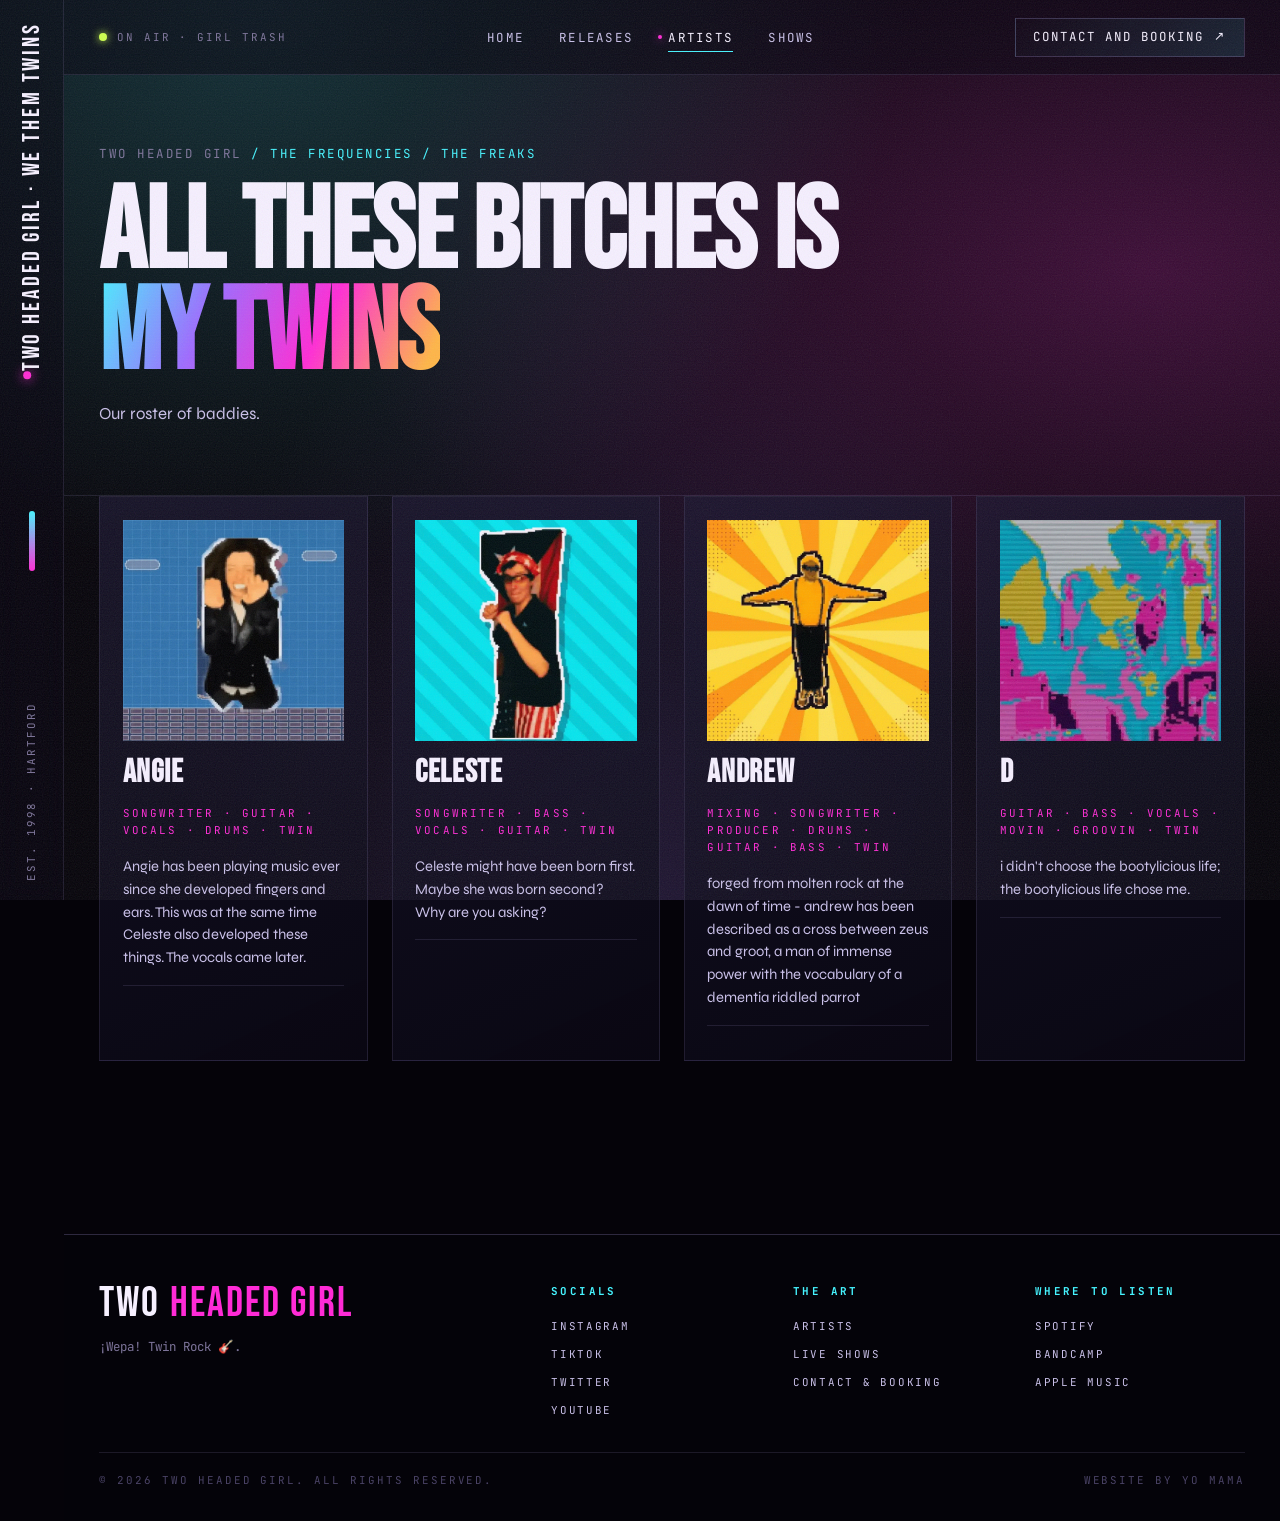
<file: artists.html>
<!doctype html>
<html lang="en">
<head>
  <meta charset="utf-8" />
  <meta name="viewport" content="width=device-width, initial-scale=1" />
  <title>Artists · TWO HEADED GIRL — we them twins</title>
  <meta name="description" content="Meet Two Headed Girl: Angie, Celeste, Andrew and d. Twin rock from Hartford with bios and the roles each member plays in the band." />
  <link rel="preconnect" href="https://fonts.googleapis.com" />
  <link rel="preconnect" href="https://fonts.gstatic.com" crossorigin />
  <link href="https://fonts.googleapis.com/css2?family=Bebas+Neue&family=JetBrains+Mono:wght@400;500;600&family=Syne:wght@400;500;600;700&display=swap" rel="stylesheet" />
  <link rel="stylesheet" href="assets/css/styles.css" />
</head>
<body>

  <aside class="side-rail" aria-label="TWO HEADED GIRL wordmark">
    <div class="side-rail__mark">TWO HEADED GIRL · we them twins</div>
    <span class="side-rail__pulse" aria-hidden="true"></span>
    <div class="side-rail__year">EST. 1998 · HARTFORD</div>
  </aside>

 
  <header class="topbar">
    <div class="topbar__signal">
      <span class="dot" aria-hidden="true"></span>
      <span>On Air ·  GIRL TRASH</span>
    </div>
    <nav aria-label="Primary">
      <ul class="nav__list" data-nav-list>
        <li><a class="nav__link" href="index.html">Home</a></li>
        <li><a class="nav__link" href="releases.html">Releases</a></li>
        <li><a class="nav__link is-active" href="artists.html">Artists</a></li>
        <li><a class="nav__link" href="shows.html">SHOWS</a></li>
      </ul>
    </nav>
    <a class="topbar__cta" href="contact.html">CONTACT AND BOOKING</a>
    <button class="menu-toggle" data-menu-toggle aria-expanded="false">Menu</button>
  </header>

  <main class="page">
    <section class="page-head">
      <p class="page-head__crumb"><a href="index.html">TWO HEADED GIRL</a> / THE FREQUENCIES / THE FREAKS</p>
      <h1 class="page-head__title">ALL THESE BITCHES IS <em> <BR> MY TWINS</em></h1>
      <p class="page-head__sub">Our roster of baddies.</p>
    </section>

    <div class="artist-grid">
  <article class="artist-card" id="angie" data-tag="band" data-reveal>
    <div class="artist-card__portrait">
      <video src="assets/vids/angie-sprite.mp4" poster="assets/vids/angie-sprite-poster.webp" autoplay muted loop playsinline aria-label="Angie, animated sprite"></video>
    </div>
    <h3 class="artist-card__name">ANGIE</h3>
    <p class="artist-card__genre">SONGWRITER · GUITAR · VOCALS · DRUMS · TWIN</p>
    <p class="artist-card__bio">Angie has been playing music ever since she developed fingers and ears. This was at the same time Celeste also developed these things. The vocals came later.
</p>
    <div class="artist-card__foot"></div>
  </article>

  <article class="artist-card" id="celeste" data-tag="band" data-reveal>
    <div class="artist-card__portrait">
      <video src="assets/vids/celly-sprite.mp4" poster="assets/vids/celly-sprite-poster.webp" autoplay muted loop playsinline aria-label="Celeste, animated sprite"></video>
    </div>
    <h3 class="artist-card__name">CELESTE</h3>
    <p class="artist-card__genre">SONGWRITER · BASS · VOCALS · GUITAR · TWIN</p>
    <p class="artist-card__bio"> Celeste might have been born first. Maybe she was born second? Why are you asking?</p>
    <div class="artist-card__foot"></div>
  </article>

  <article class="artist-card" id="andrew" data-tag="band" data-reveal>
    <div class="artist-card__portrait">
      <video src="assets/vids/andrew_comic_animation.mp4" poster="assets/vids/andrew_comic_animation-poster.webp" autoplay muted loop playsinline aria-label="Andrew, animated sprite"></video>
    </div>
    <h3 class="artist-card__name">ANDREW</h3>
    <p class="artist-card__genre">MIXING · SONGWRITER · PRODUCER · DRUMS · GUITAR · BASS · TWIN</p>
    <p class="artist-card__bio">forged from molten rock at the dawn of time - andrew has been described as a cross between zeus and groot, a man of immense power with the vocabulary of a dementia riddled parrot
</p>
    <div class="artist-card__foot"></div>
  </article>

  <article class="artist-card" id="raio-99" data-tag="band" data-reveal>
    <div class="artist-card__portrait">
      <video src="assets/vids/d-sprite.mp4" poster="assets/vids/d-sprite-poster.webp" autoplay muted loop playsinline aria-label="d, animated sprite"></video>
    </div>
    <h3 class="artist-card__name">d</h3>
    <p class="artist-card__genre">GUITAR · BASS · VOCALS · MOVIN · GROOVIN · TWIN</p>
    <p class="artist-card__bio">i didn't choose the bootylicious life; the bootylicious life chose me.</p>
    <div class="artist-card__foot"></div>
  </article>
    </div>
  </main>

  <!-- ==========  FOOTER  ========== -->
  <footer class="foot">
    <div class="foot__grid">
      <div class="foot__col">
        <p class="foot__brand">two <b>headed girl</b></p>
        <p>¡Wepa! Twin Rock 🎸.</p>
      </div>
     <div class="foot__col">
  <h4>socials</h4>
  <ul>
    <li><a href="https://www.instagram.com/twoheadedgirlforever/" target="_blank" rel="noopener noreferrer">Instagram</a></li>
    <li><a href="https://www.tiktok.com/@twoheadedgirlband" target="_blank" rel="noopener noreferrer">TikTok</a></li>
    <li><a href="https://x.com/twoheadedoffici" target="_blank" rel="noopener noreferrer">TWITTER</a></li>
    <li><a href="https://www.youtube.com/@Catscradle12" target="_blank" rel="noopener noreferrer">YouTube</a></li>
  </ul>
</div>
      <div class="foot__col">
        <h4>The art</h4>
        <ul>
          <li><a href="artists.html">Artists</a></li>
          <li><a href="shows.html">Live shows</a></li>
          <li><a href="contact.html">contact &amp; booking</a></li>
        </ul>
      </div>
<div class="foot__col">
  <h4>where to listen</h4>
  <ul>
    <li><a href="https://open.spotify.com/artist/3LrRXyknr1w8mUUvj3L74m" target="_blank" rel="noopener noreferrer">Spotify</a></li>
    <li><a href="https://twoheadedgirl.bandcamp.com/track/company" target="_blank" rel="noopener noreferrer">Bandcamp</a></li>
    <li><a href="https://music.apple.com/us/album/company-single/1893314377" target="_blank" rel="noopener noreferrer">Apple Music</a></li>
  </ul>
</div>
    </div>
    <div class="foot__btm">
      <p>© 2026 TWO HEADED GIRL. ALL RIGHTS RESERVED.</p>
      <p>Website by <a href="https://ddgavecv.netlify.app" target="_blank" rel="noopener noreferrer">yo mama</a></p>
    </div>
  </footer>

  <script src="assets/js/main.js"></script>
</body>
</html>
</file>
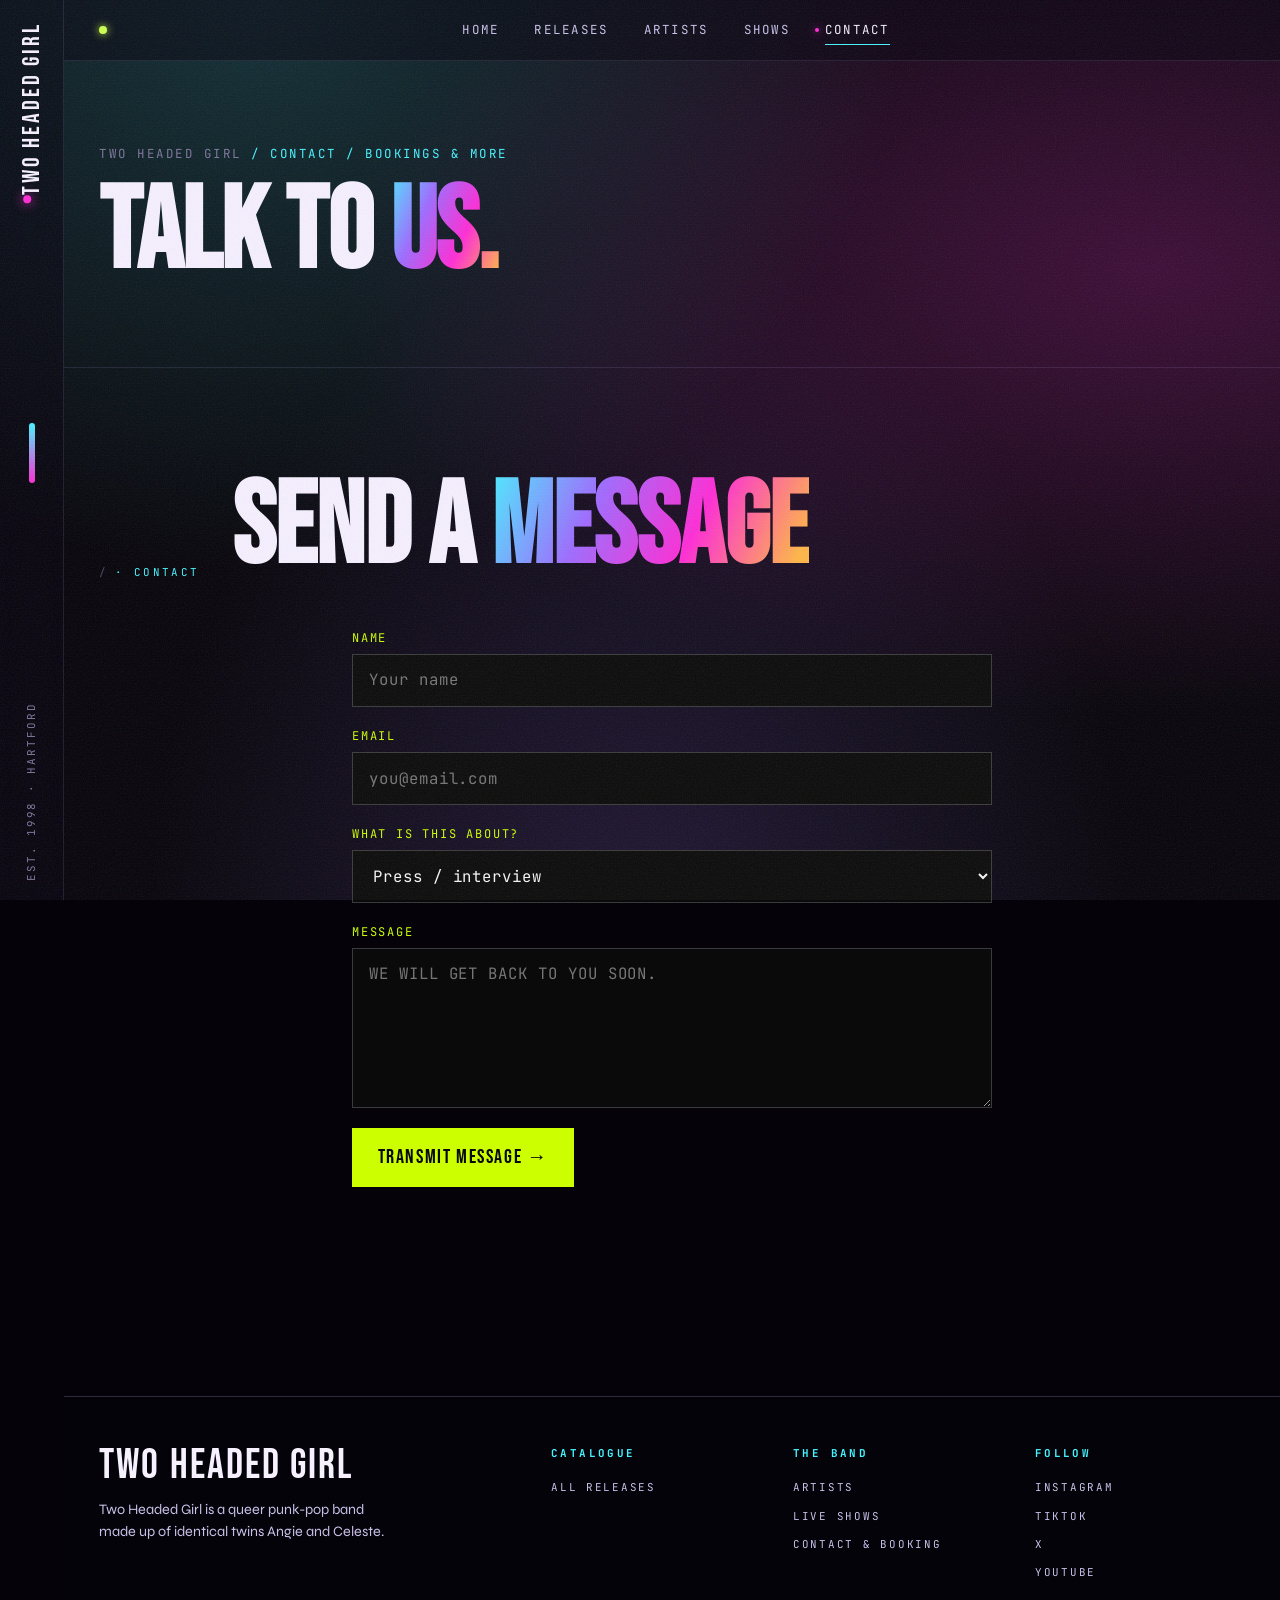
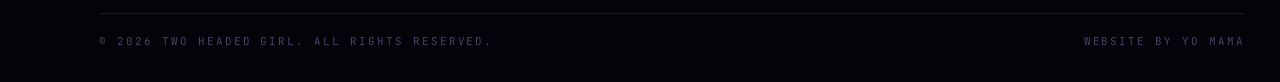
<file: contact.html>
<!doctype html>
<html lang="en">
<head>
  <meta charset="utf-8" />
  <meta name="viewport" content="width=device-width, initial-scale=1" />
  <title>Contact | TWO HEADED GIRL</title>
  <meta name="description" content="Book Two Headed Girl for live shows, sync, or press. Send a message through the contact form." />
  <link rel="preconnect" href="https://fonts.googleapis.com" />
  <link rel="preconnect" href="https://fonts.gstatic.com" crossorigin />
  <link href="https://fonts.googleapis.com/css2?family=Bebas+Neue&family=JetBrains+Mono:wght@400;500;600&family=Syne:wght@400;500;600;700&display=swap" rel="stylesheet" />
  <link rel="stylesheet" href="assets/css/styles.css" />
  <style>
    .contact-form {
      max-width: 640px;
      margin: 0 auto;
      display: grid;
      gap: 1.25rem;
      font-family: 'JetBrains Mono', monospace;
    }
    .contact-form .field { display: grid; gap: .4rem; }
    .contact-form label {
      font-size: .75rem;
      letter-spacing: .15em;
      text-transform: uppercase;
      color: #ccff00;
    }
    .contact-form input,
    .contact-form select,
    .contact-form textarea {
      background: #0a0a0a;
      color: #f5f5f5;
      border: 1px solid #3a3a3a;
      padding: .85rem 1rem;
      font: inherit;
      border-radius: 0;
    }
    .contact-form input:focus,
    .contact-form select:focus,
    .contact-form textarea:focus {
      outline: none;
      border-color: #ccff00;
      box-shadow: 0 0 0 1px #ccff00;
    }
    .contact-form textarea { min-height: 160px; resize: vertical; }
    .contact-form button {
      justify-self: start;
      background: #ccff00;
      color: #0a0a0a;
      border: 0;
      padding: .9rem 1.6rem;
      font-family: 'Bebas Neue', sans-serif;
      font-size: 1.25rem;
      letter-spacing: .08em;
      cursor: pointer;
    }
    .contact-form button:disabled { opacity: .5; cursor: wait; }
    .thanks-box {
      display: none;
      border: 1px solid #ccff00;
      padding: 1.25rem 1.5rem;
      color: #ccff00;
      font-family: 'JetBrains Mono', monospace;
      font-size: .95rem;
      letter-spacing: .05em;
    }
    .thanks-box.is-visible { display: block; }
    .contact-status {
      font-size: .8rem;
      color: #ccff00;
      min-height: 1.2em;
      margin: 0;
    }
  </style>
</head>
<body>

  <aside class="side-rail" aria-label="TWO HEADED GIRL wordmark">
    <div class="side-rail__mark">TWO HEADED GIRL</div>
    <span class="side-rail__pulse" aria-hidden="true"></span>
    <div class="side-rail__year">EST. 1998 · HARTFORD</div>
  </aside>

  <header class="topbar">
    <div class="topbar__signal">
      <span class="dot" aria-hidden="true"></span>
    </div>
    <nav aria-label="Primary">
      <ul class="nav__list" data-nav-list>
        <li><a class="nav__link" href="index.html">Home</a></li>
        <li><a class="nav__link" href="releases.html">Releases</a></li>
        <li><a class="nav__link" href="artists.html">Artists</a></li>
        <li><a class="nav__link" href="shows.html">Shows</a></li>
        <li><a class="nav__link is-active" href="contact.html">Contact</a></li>
      </ul>
    </nav>
    <button class="menu-toggle" data-menu-toggle aria-expanded="false">Menu</button>
  </header>

  <main class="page">

    <section class="page-head">
      <p class="page-head__crumb"><a href="index.html">TWO HEADED GIRL</a> / Contact / Bookings &amp; more</p>
      <h1 class="page-head__title">Talk to <em>us.</em></h1>
    </section>

    <section class="section" aria-labelledby="contact-form-heading">
      <div class="section__head">
        <span class="section__num">· Contact</span>
        <h2 class="section__title" id="contact-form-heading">Send a <em>message</em></h2>
      </div>

      <form
        class="contact-form"
        id="contact-form"
        action="https://docs.google.com/forms/d/e/1FAIpQLSfBxZhg1vrnu8xS8MPHVSUsyFoVueaoy3l_92rtws6Q66L69w/formResponse"
        method="POST"
        novalidate>

        <div class="field">
          <label for="c-name">Name</label>
          <input id="c-name" name="entry.43044082" type="text" placeholder="Your name" required />
        </div>

        <div class="field">
          <label for="c-email">Email</label>
          <input id="c-email" name="entry.1222529608" type="email" placeholder="you@email.com" required />
        </div>

        <div class="field">
          <label for="c-topic">What is this about?</label>
          <select id="c-topic" name="entry.111672678" required>
            <option>Press / interview</option>
            <option>Booking</option>
            <option>Other</option>
          </select>
        </div>

        <div class="field">
          <label for="c-msg">Message</label>
          <textarea id="c-msg" name="entry.1791439522" placeholder="WE WILL GET BACK TO YOU SOON." required></textarea>
        </div>

        <button type="submit" id="c-submit">Transmit message →</button>
        <p class="contact-status" id="c-status" role="status" aria-live="polite"></p>

        <div class="thanks-box" id="c-thanks" role="status" aria-live="polite">
          Thx! Your message was sent. We will get back to you soon.
        </div>
      </form>
    </section>

  </main>

  <footer class="foot">
    <div class="foot__grid">
      <div class="foot__col">
        <p class="foot__brand">TWO HEADED GIRL</p>
        <p class="foot__about">Two Headed Girl is a queer punk-pop band made up of identical twins Angie and Celeste.</p>
      </div>
      <div class="foot__col">
        <h4>Catalogue</h4>
        <ul>
          <li><a href="releases.html">All releases</a></li>
        </ul>
      </div>
      <div class="foot__col">
        <h4>The band</h4>
        <ul>
          <li><a href="artists.html">Artists</a></li>
          <li><a href="shows.html">Live shows</a></li>
          <li><a href="contact.html">Contact &amp; booking</a></li>
        </ul>
      </div>
      <div class="foot__col">
        <h4>Follow</h4>
        <ul>
          <li><a href="https://www.instagram.com/twoheadedgirlforever/" target="_blank" rel="noopener noreferrer">Instagram</a></li>
          <li><a href="https://www.tiktok.com/@twoheadedgirlband" target="_blank" rel="noopener noreferrer">TikTok</a></li>
          <li><a href="https://x.com/twoheadedoffici" target="_blank" rel="noopener noreferrer">X</a></li>
          <li><a href="https://www.youtube.com/@Catscradle12" target="_blank" rel="noopener noreferrer">YouTube</a></li>
        </ul>
      </div>
    </div>
    <div class="foot__btm">
      <p>© <span data-year>2026</span> TWO HEADED GIRL. All rights reserved.</p>
      <p>Website by <a href="https://ddgavecv.netlify.app" target="_blank" rel="noopener noreferrer">yo mama</a></p>
    </div>
  </footer>

  <script src="assets/js/main.js"></script>
  <script>
    (function () {
      var form = document.getElementById('contact-form');
      var submitBtn = document.getElementById('c-submit');
      var status = document.getElementById('c-status');
      var thanks = document.getElementById('c-thanks');

      form.addEventListener('submit', function (e) {
        e.preventDefault();
        if (!form.reportValidity()) return;

        submitBtn.disabled = true;
        status.textContent = 'Sending...';
        thanks.classList.remove('is-visible');

        
        fetch(form.action, {
          method: 'POST',
          mode: 'no-cors',
          body: new URLSearchParams(new FormData(form))
        })
          .then(function () {
            form.reset();
            status.textContent = '';
            thanks.classList.add('is-visible');
          })
          .catch(function () {
            status.textContent = 'Network error. Please try again.';
          })
          .finally(function () {
            submitBtn.disabled = false;
          });
      });
    })();
  </script>
</body>
</html>
</file>
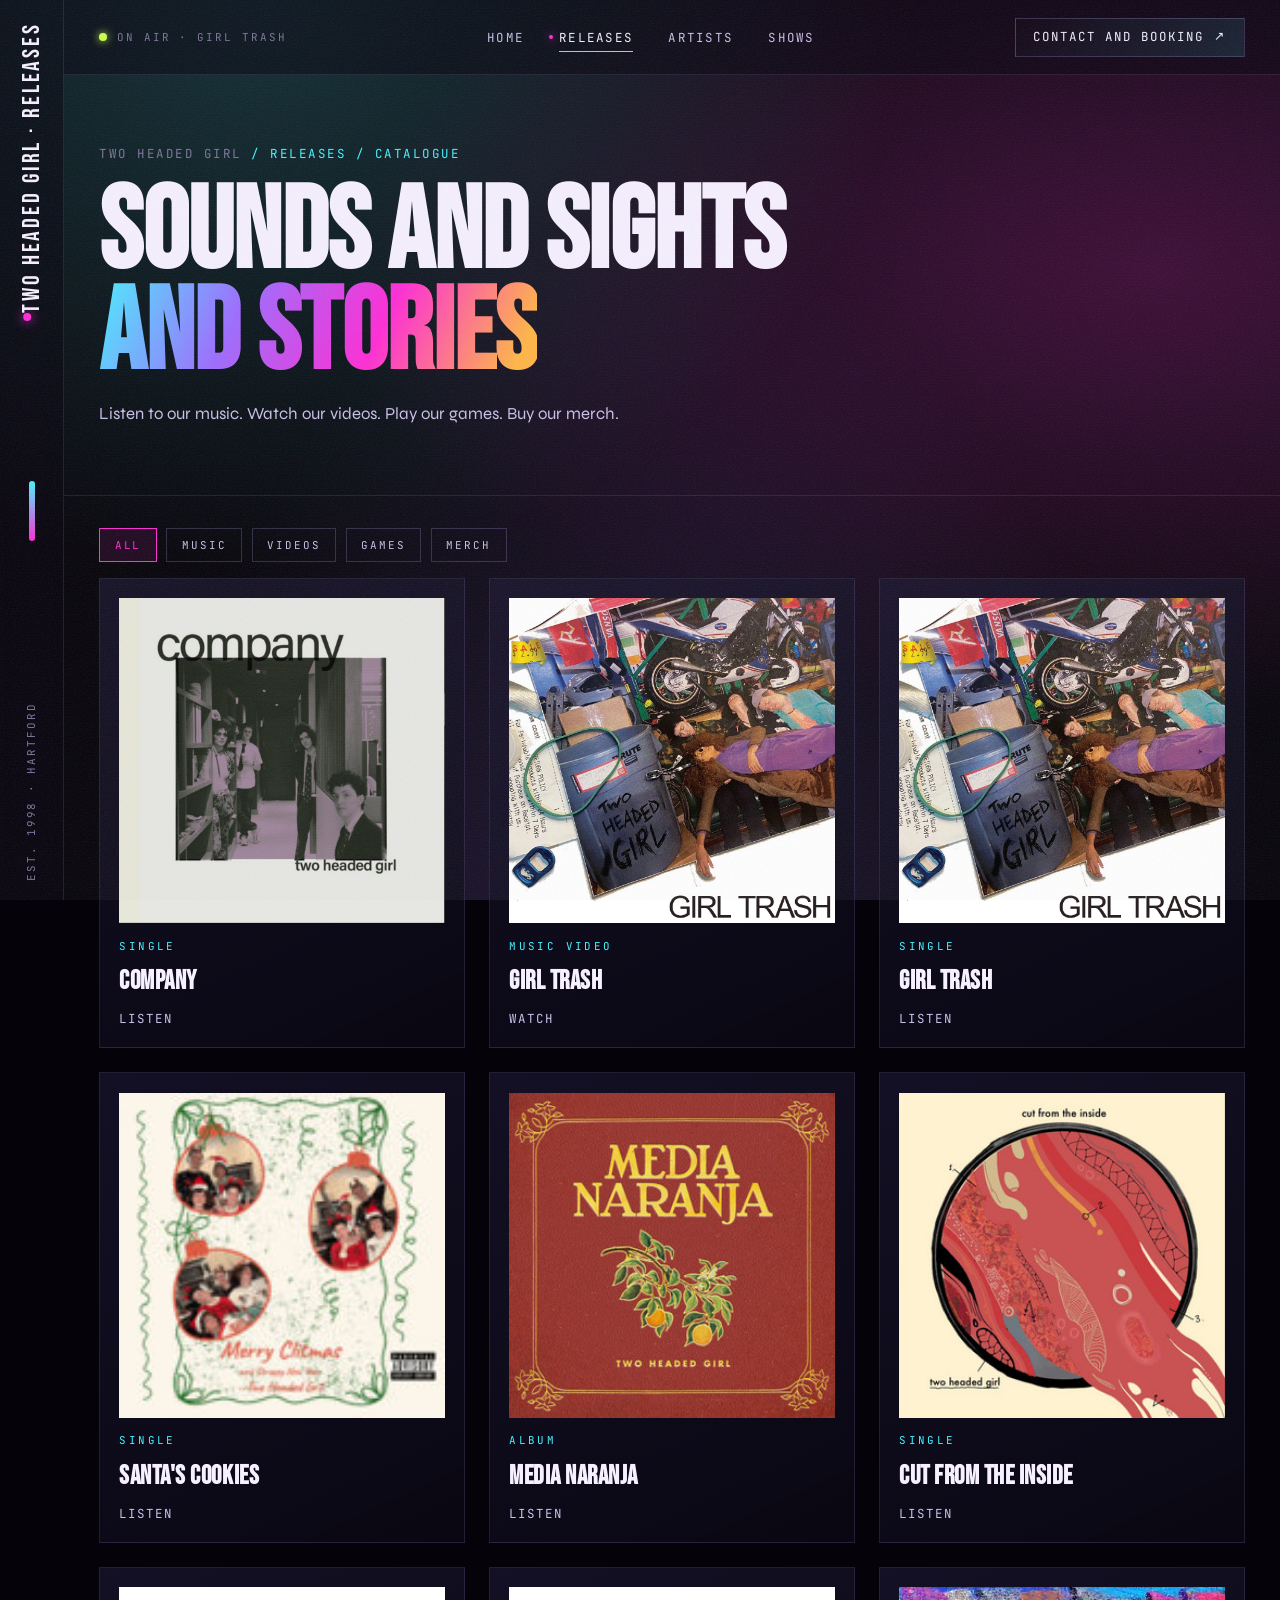
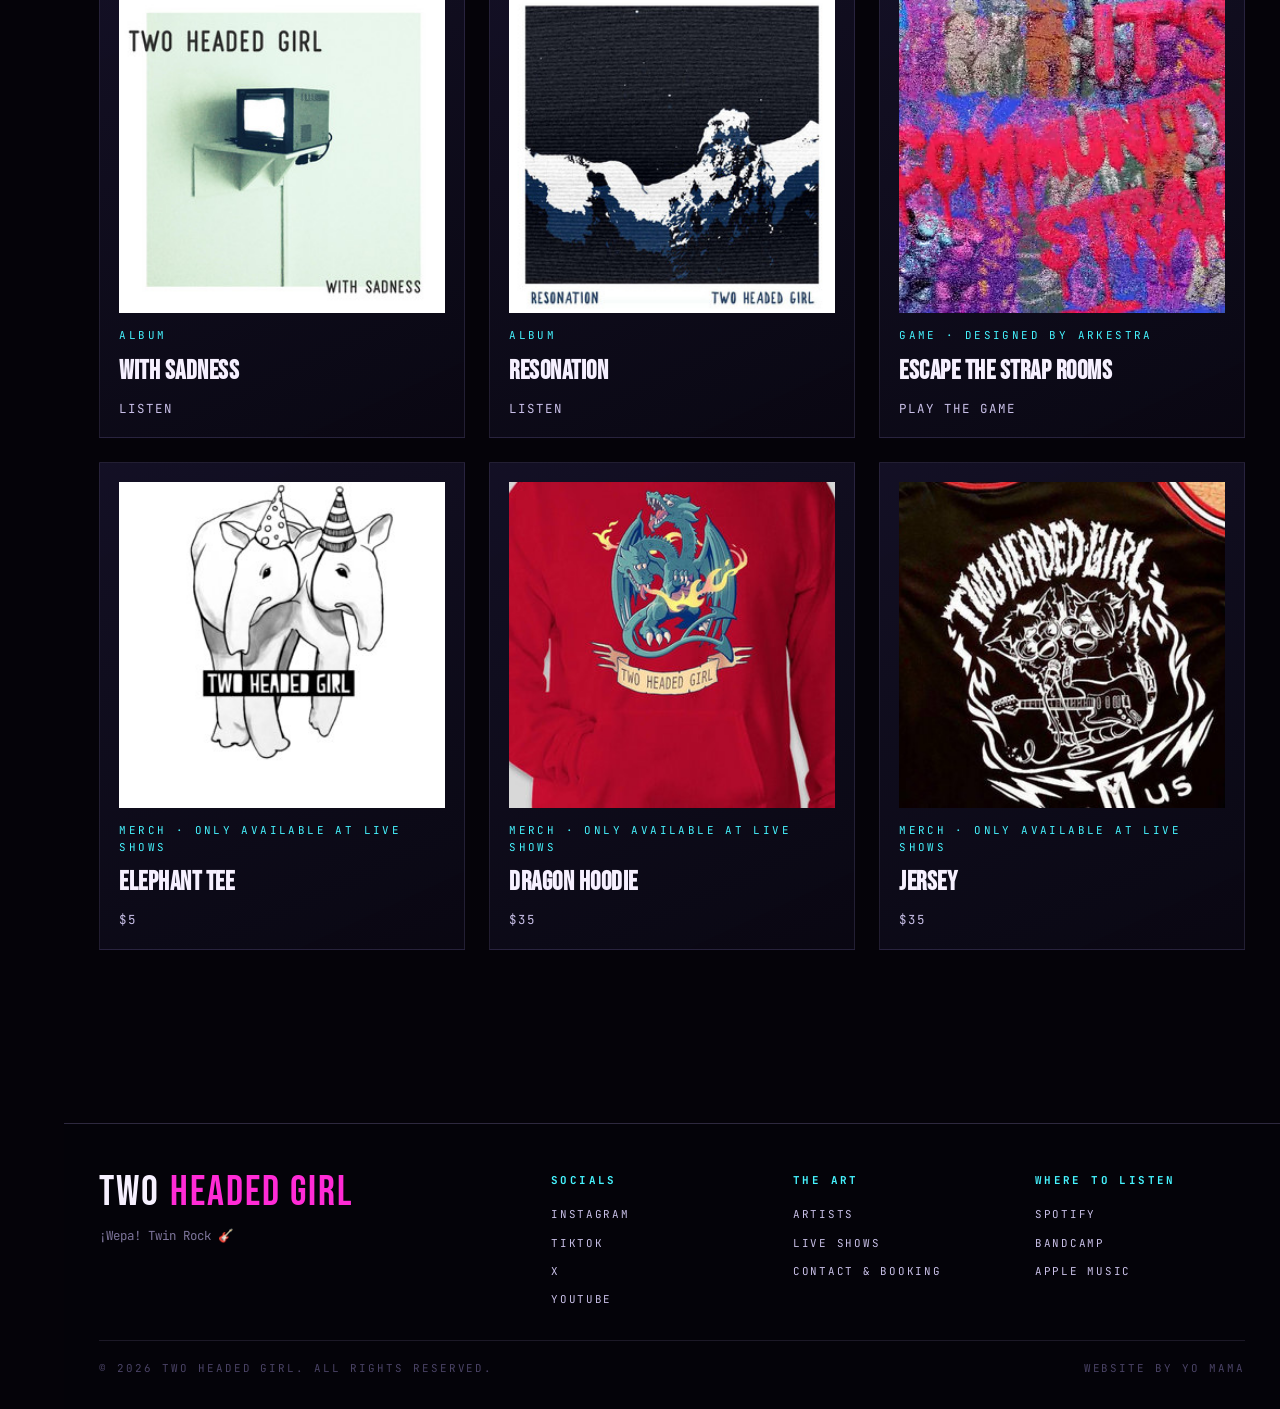
<file: releases.html>
<!doctype html>
<html lang="en">
<head>
  <meta charset="utf-8" />
  <meta name="viewport" content="width=device-width, initial-scale=1" />
  <title>Releases | TWO HEADED GIRL</title>
  <meta name="description" content="Music, videos, games, and merch from Two Headed Girl. Listen to Company and Girl Trash, and browse the catalogue." />
  <link rel="preconnect" href="https://fonts.googleapis.com" />
  <link rel="preconnect" href="https://fonts.gstatic.com" crossorigin />
  <link href="https://fonts.googleapis.com/css2?family=Bebas+Neue&family=JetBrains+Mono:wght@400;500;600&family=Syne:wght@400;500;600;700&display=swap" rel="stylesheet" />
  <link rel="stylesheet" href="assets/css/styles.css" />
</head>
<body>

  <aside class="side-rail" aria-label="TWO HEADED GIRL wordmark">
    <div class="side-rail__mark">TWO HEADED GIRL · RELEASES</div>
    <span class="side-rail__pulse" aria-hidden="true"></span>
    <div class="side-rail__year">EST. 1998 · HARTFORD</div>
  </aside>

  <header class="topbar">
    <div class="topbar__signal">
      <span class="dot" aria-hidden="true"></span>
      <span>On air · Girl Trash</span>
    </div>
    <nav aria-label="Primary">
      <ul class="nav__list" data-nav-list>
        <li><a class="nav__link" href="index.html">Home</a></li>
        <li><a class="nav__link is-active" href="releases.html">Releases</a></li>
        <li><a class="nav__link" href="artists.html">Artists</a></li>
        <li><a class="nav__link" href="shows.html">Shows</a></li>
      </ul>
    </nav>
    <a class="topbar__cta" href="contact.html">Contact and booking</a>
    <button class="menu-toggle" data-menu-toggle aria-expanded="false">Menu</button>
  </header>

  <main class="page">
    <section class="page-head">
      <p class="page-head__crumb"><a href="index.html">TWO HEADED GIRL</a> / Releases / Catalogue</p>
      <h1 class="page-head__title">Sounds and sights<br /> <em>and stories</em></h1>
      <p class="page-head__sub">Listen to our music. Watch our videos. Play our games. Buy our merch.</p>
    </section>

    <div class="filters" data-filter-group data-filter-target="#release-list">
      <button class="chip is-on" data-filter="ALL">All</button>
      <button class="chip" data-filter="MUSIC">Music</button>
      <button class="chip" data-filter="VIDEOS">Videos</button>
      <button class="chip" data-filter="GAMES">Games</button>
      <button class="chip" data-filter="MERCH">Merch</button>
    </div>

    <div class="release-grid" id="release-list">

      <article class="release-card" data-tag="MUSIC" data-reveal>
        <div class="release-card__cover"><img src="assets/img/compnay-cover.webp" alt="COMPANY cover artwork" /></div>
        <p class="release-card__cat">SINGLE</p>
        <h3 class="release-card__title">COMPANY</h3>
        <p class="release-card__action"><a href="https://open.spotify.com/artist/3LrRXyknr1w8mUUvj3L74m" target="_blank" rel="noopener noreferrer">LISTEN</a></p>
      </article>

      <article class="release-card" data-tag="VIDEOS" data-reveal>
        <div class="release-card__cover"><img src="assets/img/cover-02.webp" alt="Girl Trash music video cover" /></div>
        <p class="release-card__cat">MUSIC VIDEO</p>
        <h3 class="release-card__title">GIRL TRASH</h3>
        <p class="release-card__action"><a href="https://www.youtube.com/watch?v=RIZQfJk0s8Q" target="_blank" rel="noopener noreferrer">WATCH</a></p>
      </article>

      <article class="release-card" data-tag="MUSIC" data-reveal>
        <div class="release-card__cover"><img src="assets/img/cover-02.webp" alt="GIRL TRASH single cover artwork" /></div>
        <p class="release-card__cat">SINGLE</p>
        <h3 class="release-card__title">GIRL TRASH</h3>
        <p class="release-card__action"><a href="https://open.spotify.com/artist/3LrRXyknr1w8mUUvj3L74m" target="_blank" rel="noopener noreferrer">LISTEN</a></p>
      </article>

      <article class="release-card" data-tag="MUSIC" data-reveal>
        <div class="release-card__cover"><img src="assets/img/santa%27s-cookies-cover.webp" alt="Santa's Cookies cover artwork" /></div>
        <p class="release-card__cat">SINGLE</p>
        <h3 class="release-card__title">Santa's Cookies</h3>
        <p class="release-card__action"><a href="https://twoheadedgirl.bandcamp.com/music" target="_blank" rel="noopener noreferrer">LISTEN</a></p>
      </article>

      <article class="release-card" data-tag="MUSIC" data-reveal>
        <div class="release-card__cover"><img src="assets/img/media-naranja-cover.webp" alt="MEDIA NARANJA cover artwork" /></div>
        <p class="release-card__cat">ALBUM</p>
        <h3 class="release-card__title">MEDIA NARANJA</h3>
        <p class="release-card__action"><a href="https://twoheadedgirl.bandcamp.com/music" target="_blank" rel="noopener noreferrer">LISTEN</a></p>
      </article>

      <article class="release-card" data-tag="MUSIC" data-reveal>
        <div class="release-card__cover"><img src="assets/img/cut-from-the-inside-cover.webp" alt="CUT FROM THE INSIDE cover artwork" /></div>
        <p class="release-card__cat">SINGLE</p>
        <h3 class="release-card__title">CUT FROM THE INSIDE</h3>
        <p class="release-card__action"><a href="https://twoheadedgirl.bandcamp.com/music" target="_blank" rel="noopener noreferrer">LISTEN</a></p>
      </article>

      <article class="release-card" data-tag="MUSIC" data-reveal>
        <div class="release-card__cover"><img src="assets/img/with-sadness-cover.webp" alt="With Sadness cover artwork" /></div>
        <p class="release-card__cat">ALBUM</p>
        <h3 class="release-card__title">WITH SADNESS</h3>
        <p class="release-card__action"><a href="https://twoheadedgirl.bandcamp.com/music" target="_blank" rel="noopener noreferrer">LISTEN</a></p>
      </article>

      <article class="release-card" data-tag="MUSIC" data-reveal>
        <div class="release-card__cover"><img src="assets/img/resonation.webp" alt="RESONATION cover artwork" /></div>
        <p class="release-card__cat">ALBUM</p>
        <h3 class="release-card__title">RESONATION</h3>
        <p class="release-card__action"><a href="https://twoheadedgirl.bandcamp.com/music" target="_blank" rel="noopener noreferrer">LISTEN</a></p>
      </article>

      <article class="release-card" data-tag="GAMES" data-reveal>
        <div class="release-card__cover"><a href="https://escape-the-strap-rooms.vercel.app/" target="_blank" rel="noopener noreferrer"><video src="assets/vids/escape-the-strap-rooms-cover.mp4" poster="assets/vids/escape-the-strap-rooms-cover-poster.webp" autoplay muted loop playsinline aria-label="Escape the Strap Rooms game cover"></video></a></div>
        <p class="release-card__cat">GAME · designed by Arkestra</p>
        <h3 class="release-card__title">Escape the Strap Rooms</h3>
        <p class="release-card__action"><a href="https://escape-the-strap-rooms.vercel.app/" target="_blank" rel="noopener noreferrer">Play the game</a></p>
      </article>

      <article class="release-card" data-tag="MERCH" data-reveal>
        <div class="release-card__cover"><img src="assets/img/elepant-tee-cover.webp" alt="Elephant tee" /></div>
        <p class="release-card__cat"><a href="https://www.twoheadedgirl.com/merch/product2710251686331763" target="_blank" rel="noopener noreferrer">MERCH · Only available at live shows</a></p>
        <h3 class="release-card__title">Elephant tee</h3>
        <p class="release-card__action">$5</p>
      </article>

      <article class="release-card" data-tag="MERCH" data-reveal>
        <div class="release-card__cover"><img src="assets/img/dragon-hoodie-cover.webp" alt="Dragon hoodie" /></div>
        <p class="release-card__cat"><a href="https://www.twoheadedgirl.com/merch/product2710251630568525" target="_blank" rel="noopener noreferrer">MERCH · Only available at live shows</a></p>
        <h3 class="release-card__title">Dragon hoodie</h3>
        <p class="release-card__action">$35</p>
      </article>

      <article class="release-card" data-tag="MERCH" data-reveal>
        <div class="release-card__cover"><img src="assets/img/jersey-cover.webp" alt="Jersey" /></div>
        <p class="release-card__cat"><a href="https://www.twoheadedgirl.com/merch/product2710251686254686" target="_blank" rel="noopener noreferrer">MERCH · Only available at live shows</a></p>
        <h3 class="release-card__title">Jersey</h3>
        <p class="release-card__action">$35</p>
      </article>

    </div>
  </main>

  <footer class="foot">
    <div class="foot__grid">
      <div class="foot__col">
        <p class="foot__brand">two <b>headed girl</b></p>
        <p>¡Wepa! Twin Rock 🎸</p>
      </div>
      <div class="foot__col">
        <h4>Socials</h4>
        <ul>
          <li><a href="https://www.instagram.com/twoheadedgirlforever/" target="_blank" rel="noopener noreferrer">Instagram</a></li>
          <li><a href="https://www.tiktok.com/@twoheadedgirlband" target="_blank" rel="noopener noreferrer">TikTok</a></li>
          <li><a href="https://x.com/twoheadedoffici" target="_blank" rel="noopener noreferrer">X</a></li>
          <li><a href="https://www.youtube.com/@Catscradle12" target="_blank" rel="noopener noreferrer">YouTube</a></li>
        </ul>
      </div>
      <div class="foot__col">
        <h4>The art</h4>
        <ul>
          <li><a href="artists.html">Artists</a></li>
          <li><a href="shows.html">Live shows</a></li>
          <li><a href="contact.html">Contact &amp; booking</a></li>
        </ul>
      </div>
      <div class="foot__col">
        <h4>Where to listen</h4>
        <ul>
          <li><a href="https://open.spotify.com/artist/3LrRXyknr1w8mUUvj3L74m" target="_blank" rel="noopener noreferrer">Spotify</a></li>
          <li><a href="https://twoheadedgirl.bandcamp.com/music" target="_blank" rel="noopener noreferrer">Bandcamp</a></li>
          <li><a href="https://music.apple.com/us/album/company-single/1893314377" target="_blank" rel="noopener noreferrer">Apple Music</a></li>
        </ul>
      </div>
    </div>
    <div class="foot__btm">
      <p>© 2026 TWO HEADED GIRL. All rights reserved.</p>
      <p>Website by <a href="https://ddgavecv.netlify.app" target="_blank" rel="noopener noreferrer">yo mama</a></p>
    </div>
  </footer>

  <script src="assets/js/main.js"></script>
</body>
</html>
</file>
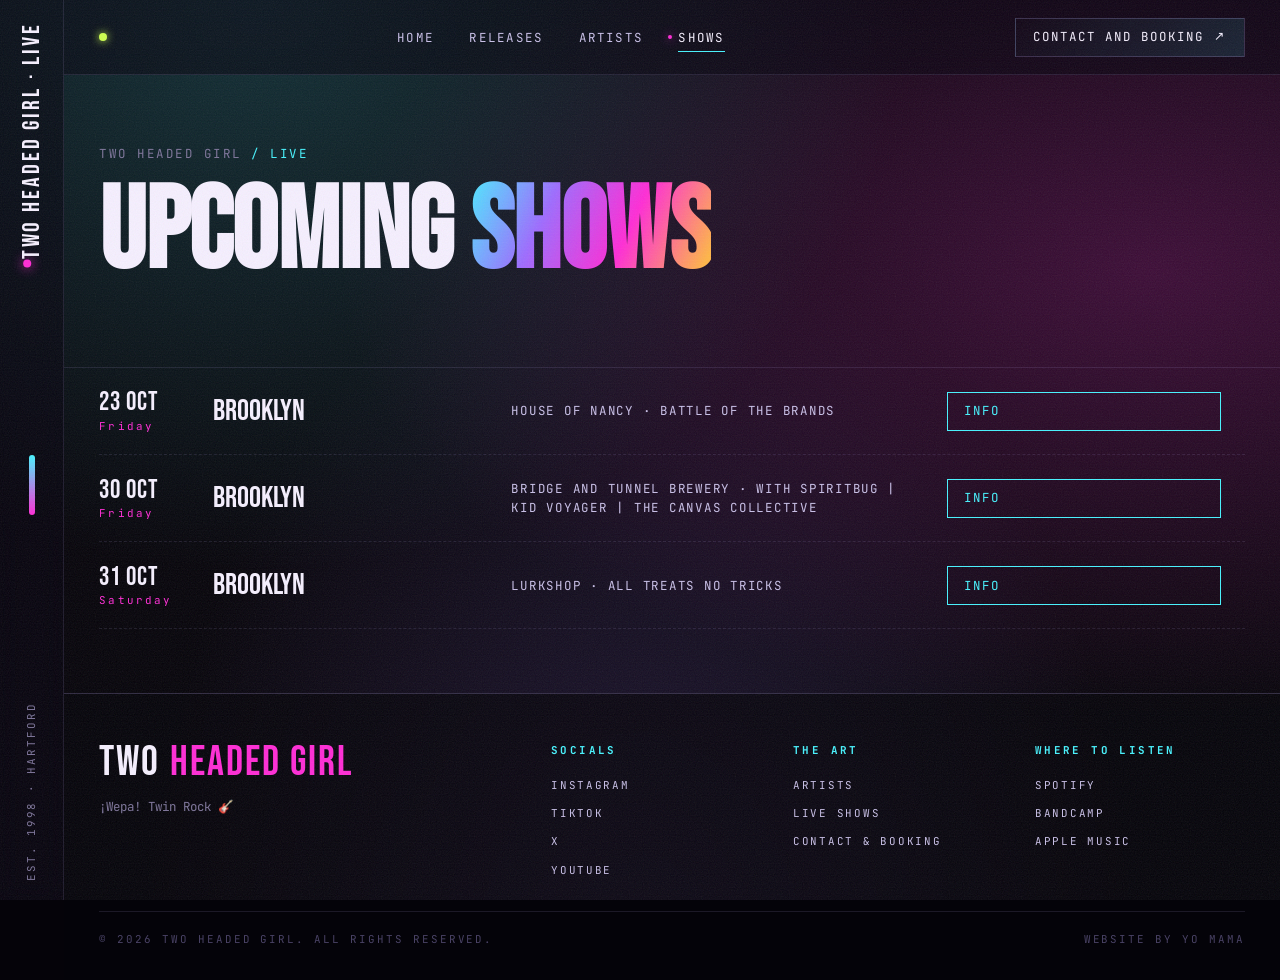
<file: shows.html>
<!doctype html>
<html lang="en">
<head>
  <meta charset="utf-8" />
  <meta name="viewport" content="width=device-width, initial-scale=1" />
  <title>SHOWS · TWO HEADE GIRL — Live Shows</title>
  <meta name="description" content="Two Headed Girl live: upcoming shows in Brooklyn and beyond. Dates, venues, lineups and ticket info." />
  <link rel="preconnect" href="https://fonts.googleapis.com" />
  <link rel="preconnect" href="https://fonts.gstatic.com" crossorigin />
  <link href="https://fonts.googleapis.com/css2?family=Bebas+Neue&family=JetBrains+Mono:wght@400;500;600&family=Syne:wght@400;500;600;700&display=swap" rel="stylesheet" />
  <link rel="stylesheet" href="assets/css/styles.css" />
</head>
<body>

  <aside class="side-rail" aria-label="TWO HEADED GIRL wordmark">
    <div class="side-rail__mark">TWO HEADED GIRL · LIVE</div>
    <span class="side-rail__pulse" aria-hidden="true"></span>
    <div class="side-rail__year">EST. 1998  · HARTFORD</div>
  </aside>

  <header class="topbar">
    <div class="topbar__signal">
      <span class="dot" aria-hidden="true"></span>
    </div>
    <nav aria-label="Primary">
      <ul class="nav__list" data-nav-list>
        <li><a class="nav__link" href="index.html">Home</a></li>
        <li><a class="nav__link" href="releases.html">Releases</a></li>
        <li><a class="nav__link" href="artists.html">Artists</a></li>
        <li><a class="nav__link is-active" href="shows.html">SHOWS</a></li>
      </ul>
    </nav>
    <a class="topbar__cta" href="contact.html">CONTACT AND BOOKING</a>
    <button class="menu-toggle" data-menu-toggle aria-expanded="false">Menu</button>
  </header>

  <main class="page">
    <section class="page-head">
      <p class="page-head__crumb"><a href="index.html">Two Headed Girl</a> / Live  </p>
      <h1 class="page-head__title">UPCOMING <em>SHOWS  </em></h1>
    </section>

      <div class="tour-strip">
        <article class="tour" data-reveal>
          <div class="tour__date">23 oct<small>Friday</small></div>
          <div class="tour__city">brooklyn</div>
          <div class="tour__venue">house of nancy · BATTLE OF THE BRANDS</div>
          <a class="tour__cta" href="https://www.instagram.com/hon_bushwick/reel/DeayxA_NeZ9/">info</a>
        </article>
        

        <article class="tour" data-reveal>
          <div class="tour__date">30 oct<small>Friday</small></div>
          <div class="tour__city">brooklyn</div>
          <div class="tour__venue">BRIDGE AND TUNNEL BREWERY · WITH Spiritbug | Kid Voyager | The Canvas Collective</div>
          <a class="tour__cta" href="https://www.bridgeandtunnelbrewery.com/events">info</a>
        </article>

        <article class="tour" data-reveal>
          <div class="tour__date">31 OCT<small>Saturday</small></div>
          <div class="tour__city">BROOKLYN</div>
          <div class="tour__venue">LURKSHOP · ALL TREATS NO TRICKS</div>
          <a class="tour__cta" href="https://thg-moto-game.vercel.app/">info</a>
        </article>

      </div>
  </main>

  <footer class="foot">
    <div class="foot__grid">
      <div class="foot__col">
        <p class="foot__brand">two <b>headed girl</b></p>
        <p>¡Wepa! Twin Rock 🎸</p>
      </div>
      <div class="foot__col">
        <h4>Socials</h4>
        <ul>
          <li><a href="https://www.instagram.com/twoheadedgirlforever/" target="_blank" rel="noopener noreferrer">Instagram</a></li>
          <li><a href="https://www.tiktok.com/@twoheadedgirlband" target="_blank" rel="noopener noreferrer">TikTok</a></li>
          <li><a href="https://x.com/twoheadedoffici" target="_blank" rel="noopener noreferrer">X</a></li>
          <li><a href="https://www.youtube.com/@Catscradle12" target="_blank" rel="noopener noreferrer">YouTube</a></li>
        </ul>
      </div>
      <div class="foot__col">
        <h4>The art</h4>
        <ul>
          <li><a href="artists.html">Artists</a></li>
          <li><a href="shows.html">Live shows</a></li>
          <li><a href="contact.html">Contact &amp; booking</a></li>
        </ul>
      </div>
      <div class="foot__col">
        <h4>Where to listen</h4>
        <ul>
          <li><a href="https://open.spotify.com/artist/3LrRXyknr1w8mUUvj3L74m" target="_blank" rel="noopener noreferrer">Spotify</a></li>
          <li><a href="https://twoheadedgirl.bandcamp.com/music" target="_blank" rel="noopener noreferrer">Bandcamp</a></li>
          <li><a href="https://music.apple.com/us/album/company-single/1893314377" target="_blank" rel="noopener noreferrer">Apple Music</a></li>
        </ul>
      </div>
    </div>
    <div class="foot__btm">
      <p>© 2026 TWO HEADED GIRL. All rights reserved.</p>
      <p>Website by <a href="https://ddgavecv.netlify.app" target="_blank" rel="noopener noreferrer">yo mama</a></p>
    </div>
  </footer>

  <script src="assets/js/main.js"></script>
</body>
</html>
</file>
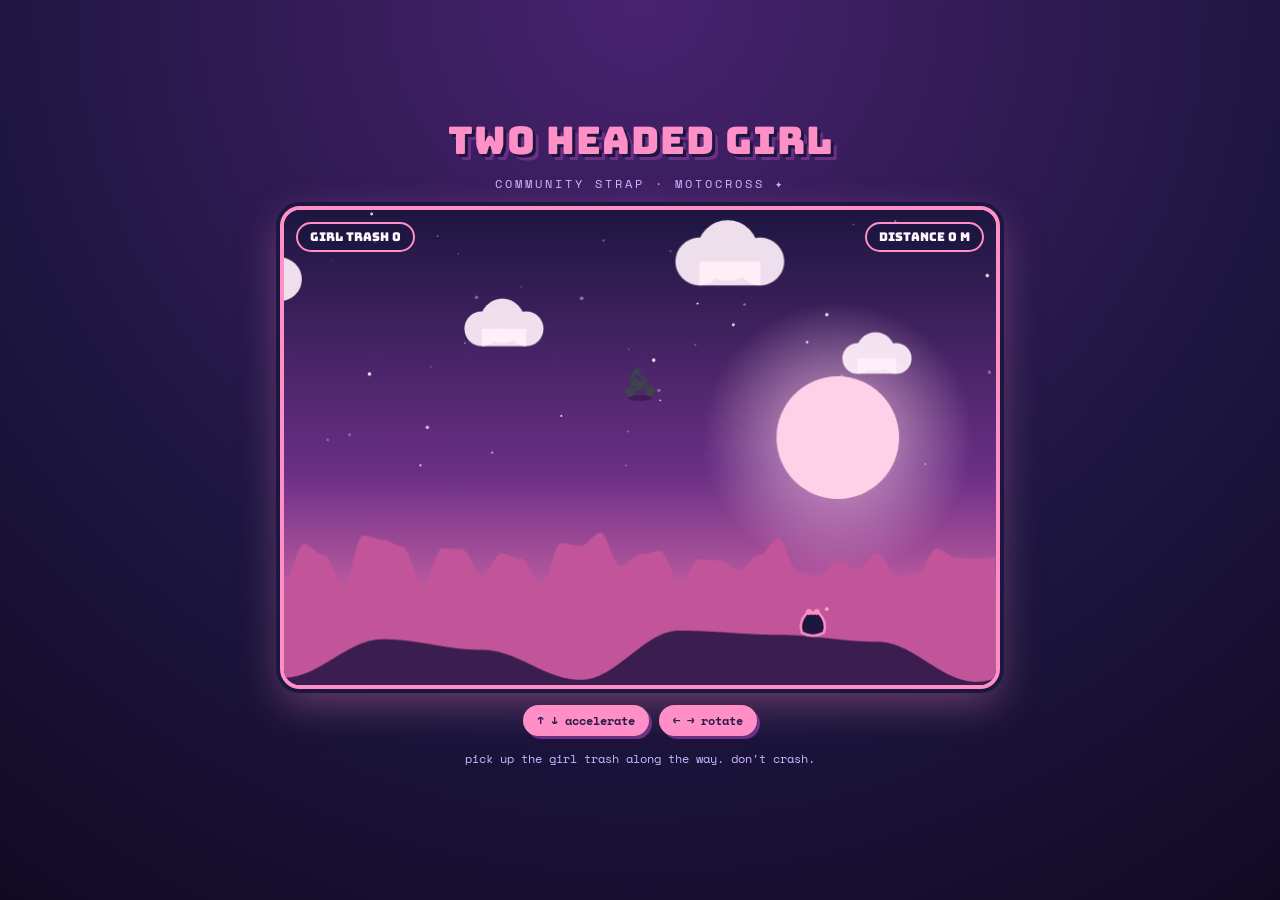
<file: moto-game/motogame.html>
<!DOCTYPE html>
<html lang="en">
<head>
<meta charset="utf-8">
<meta name="viewport" content="width=device-width, initial-scale=1">
<title>Two Headed Girl · Community Strap Motocross</title>
<link rel="preconnect" href="https://fonts.googleapis.com">
<link rel="preconnect" href="https://fonts.gstatic.com" crossorigin>
<link href="https://fonts.googleapis.com/css2?family=Bungee&family=Space+Mono:wght@400;700&display=swap" rel="stylesheet">
<style>
  * { box-sizing: border-box; }
  html, body { margin: 0; min-height: 100%; }
  body {
    min-height: 100vh;
    display: flex;
    flex-direction: column;
    align-items: center;
    justify-content: center;
    padding: 18px 14px 24px;
    background: radial-gradient(circle at 50% 0%, #4a2270 0%, #1d1640 60%, #120a24 100%);
    color: #ffe3f1;
    font-family: 'Space Mono', monospace;
  }
  header { text-align: center; margin-bottom: 14px; }
  h1 {
    font-family: 'Bungee', cursive;
    font-weight: 400;
    font-size: clamp(22px, 5vw, 38px);
    margin: 0;
    color: #ff8fc7;
    text-shadow: 3px 3px 0 #1d1640, 6px 6px 0 #6a2f85;
    letter-spacing: 1px;
  }
  .sub {
    margin: 10px 0 0;
    font-size: 12px;
    letter-spacing: 3px;
    text-transform: uppercase;
    color: #cdb6ff;
  }
  #stage {
    position: relative;
    width: min(100%, 720px);
    border: 4px solid #ff8fc7;
    border-radius: 20px;
    overflow: hidden;
    background: #1d1640;
    box-shadow: 0 0 0 4px #1d1640, 0 14px 40px rgba(255, 143, 199, 0.35);
  }
  #stage canvas { display: block; width: 100%; height: auto; }
  #hud {
    position: absolute;
    top: 12px;
    left: 12px;
    right: 12px;
    display: flex;
    justify-content: space-between;
    gap: 8px;
    flex-wrap: wrap;
    pointer-events: none;
  }
  #hud span {
    font-family: 'Bungee', cursive;
    font-size: 12px;
    color: #fff7fb;
    background: rgba(29, 22, 64, 0.75);
    border: 2px solid #ff8fc7;
    padding: 5px 12px;
    border-radius: 999px;
  }
  footer {
    margin-top: 16px;
    display: flex;
    flex-wrap: wrap;
    gap: 10px;
    justify-content: center;
  }
  footer span {
    background: #ff8fc7;
    color: #1d1640;
    padding: 7px 14px;
    border-radius: 999px;
    font-weight: 700;
    font-size: 12px;
    box-shadow: 3px 3px 0 #6a2f85;
  }
  .note {
    margin-top: 14px;
    font-size: 12px;
    color: #cdb6ff;
    text-align: center;
    max-width: 460px;
  }
</style>
</head>
<body>
<header>
  <h1>TWO HEADED GIRL</h1>
  <p class="sub">community strap · motocross ✦</p>
</header>

<div id="stage">
  <div id="hud">
    <span id="trash">GIRL TRASH 0</span>
    <span id="dist">DISTANCE 0 m</span>
  </div>
</div>

<footer>
  <span>↑ ↓ accelerate</span>
  <span>← → rotate</span>
</footer>
<p class="note">pick up the girl trash along the way. don't crash.</p>

<script>
var MOTO_IMG = "[data-uri]";

var stage = document.getElementById("stage");
var trashHud = document.getElementById("trash");
var distHud = document.getElementById("dist");
var c = document.createElement("canvas");
var ctx = c.getContext("2d");
c.width = 720;
c.height = 480;
stage.insertBefore(c, stage.firstChild);

var perm = [];
while (perm.length < 255) {
  var val;
  while (perm.includes(val = Math.floor(Math.random() * 255)));
  perm.push(val);
}

var lerp = (a, b, t) => a + (b - a) * (1 - Math.cos(t * Math.PI)) / 2;
var noise = x => {
  x = x * 0.01 % 254;
  return lerp(perm[Math.floor(x)], perm[Math.ceil(x)], x - Math.floor(x));
};
var wrap = (v, m) => ((v % m) + m) % m;

// scenery
var frame = 0;
var stars = [];
for (var s = 0; s < 45; s++) {
  stars.push({
    x: Math.random() * c.width,
    y: Math.random() * c.height * 0.6,
    r: Math.random() * 1.4 + 0.5,
    p: Math.random() * 6
  });
}
var clouds = [
  { x: 40,  y: 70,  s: 1.0 },
  { x: 300, y: 120, s: 0.8 },
  { x: 520, y: 52,  s: 1.1 },
  { x: 680, y: 150, s: 0.7 }
];

// girl trash pickups, placed in world coordinates (world = t + screen x)
var trashItems = [];
for (var n = 0; n < 150; n++) {
  trashItems.push({
    w: 500 + n * 230 + Math.random() * 90,
    taken: false,
    p: Math.random() * 6
  });
}
var collected = 0;

function drawSky() {
  var g = ctx.createLinearGradient(0, 0, 0, c.height);
  g.addColorStop(0, "#1d1640");
  g.addColorStop(0.55, "#6a2f85");
  g.addColorStop(1, "#ff7fb8");
  ctx.fillStyle = g;
  ctx.fillRect(0, 0, c.width, c.height);
}

function drawStars() {
  ctx.fillStyle = "#fff7fb";
  stars.forEach(st => {
    ctx.globalAlpha = 0.35 + 0.65 * (0.5 + 0.5 * Math.sin(frame * 0.05 + st.p));
    ctx.beginPath();
    ctx.arc(st.x, st.y, st.r, 0, Math.PI * 2);
    ctx.fill();
  });
  ctx.globalAlpha = 1;
}

function drawSun() {
  var x = 560, y = 230, r = 62;
  var glow = ctx.createRadialGradient(x, y, r * 0.6, x, y, r * 2.2);
  glow.addColorStop(0, "rgba(255, 209, 232, 0.55)");
  glow.addColorStop(1, "rgba(255, 209, 232, 0)");
  ctx.fillStyle = glow;
  ctx.beginPath();
  ctx.arc(x, y, r * 2.2, 0, Math.PI * 2);
  ctx.fill();
  ctx.fillStyle = "#ffd1e8";
  ctx.beginPath();
  ctx.arc(x, y, r, 0, Math.PI * 2);
  ctx.fill();
}

function drawCloud(x, y, sc) {
  ctx.fillStyle = "rgba(255, 240, 250, 0.92)";
  ctx.beginPath();
  ctx.arc(x, y, 22 * sc, 0, Math.PI * 2);
  ctx.arc(x + 26 * sc, y - 10 * sc, 28 * sc, 0, Math.PI * 2);
  ctx.arc(x + 56 * sc, y, 22 * sc, 0, Math.PI * 2);
  ctx.fill();
  ctx.fillRect(x, y, 56 * sc, 22 * sc);
}

function drawClouds() {
  clouds.forEach(cl => {
    var x = wrap(cl.x - t * 0.2 * cl.s, c.width + 200) - 100;
    drawCloud(x, cl.y, cl.s);
  });
}

function hill(yFn, color) {
  ctx.fillStyle = color;
  ctx.beginPath();
  ctx.moveTo(0, c.height);
  for (var i = 0; i < c.width; i++) ctx.lineTo(i, yFn(i));
  ctx.lineTo(c.width, c.height);
  ctx.fill();
}

// girl trash bag: a plum sack with a pink tie and a little sparkle
function drawTrash(x, y, p) {
  var bob = Math.sin(frame * 0.08 + p) * 2;
  var by = y + bob;
  ctx.fillStyle = "#1d1640";
  ctx.strokeStyle = "#ff8fc7";
  ctx.lineWidth = 2.5;
  ctx.beginPath();
  ctx.moveTo(x - 6, by - 8);
  ctx.quadraticCurveTo(x - 15, by + 2, x - 11, by + 12);
  ctx.quadraticCurveTo(x, by + 18, x + 11, by + 12);
  ctx.quadraticCurveTo(x + 15, by + 2, x + 6, by - 8);
  ctx.closePath();
  ctx.fill();
  ctx.stroke();
  // pink tie
  ctx.fillStyle = "#ff8fc7";
  ctx.beginPath(); ctx.arc(x - 4, by - 9, 3, 0, Math.PI * 2); ctx.fill();
  ctx.beginPath(); ctx.arc(x + 4, by - 9, 3, 0, Math.PI * 2); ctx.fill();
  ctx.beginPath(); ctx.arc(x, by - 8, 2, 0, Math.PI * 2); ctx.fill();
  // sparkle
  var a = 0.4 + 0.6 * (0.5 + 0.5 * Math.sin(frame * 0.1 + p));
  ctx.fillStyle = "rgba(255, 247, 251, " + a + ")";
  ctx.beginPath(); ctx.arc(x + 14, by - 12, 1.8, 0, Math.PI * 2); ctx.fill();
}

function updateTrash() {
  var last = trashItems[trashItems.length - 1];
  while (last.w < t + player.x + 1200) {
    last = { w: last.w + 230 + Math.random() * 90, taken: false, p: Math.random() * 6 };
    trashItems.push(last);
  }
  for (var i = 0; i < trashItems.length; i++) {
    var it = trashItems[i];
    if (it.taken) continue;
    var sx = it.w - t;
    if (sx < -30 || sx > c.width + 30) continue;
    var sy = c.height - noise(it.w) * 0.25 - 14;
    if (Math.abs(sx - player.x) < 20 && Math.abs(sy - player.y) < 26) {
      it.taken = true;
      collected++;
    }
  }
}

function drawTrashItems() {
  for (var i = 0; i < trashItems.length; i++) {
    var it = trashItems[i];
    if (it.taken) continue;
    var sx = it.w - t;
    if (sx < -30 || sx > c.width + 30) continue;
    var sy = c.height - noise(it.w) * 0.25 - 14;
    drawTrash(sx, sy, it.p);
  }
}

// physics (unchanged from the original game)
var Player = function () {
  this.x = c.width / 2;
  this.y = 0;
  this.ySpeed = 0;
  this.rot = 0;
  this.rSpeed = 0;
  this.img = new Image();
  this.img.src = MOTO_IMG;
  this.draw = function () {
    var p1 = c.height - noise(t + this.x) * 0.25;
    var p2 = c.height - noise(t + 5 + this.x) * 0.25;

    var grounded = 0;
    if (p1 - 12 > this.y) {
      this.ySpeed += 0.1;
    } else {
      this.ySpeed -= this.y - (p1 - 12);
      this.y = p1 - 12;
      grounded = 1;
    }

    var angle = Math.atan2((p2 - 12) - this.y, (this.x + 5) - this.x);
    this.y += this.ySpeed;

    if (!playing || grounded && Math.abs(this.rot) > Math.PI * 0.5) {
      playing = false;
      this.rSpeed = 5;
      k.ArrowUp = 1;
      this.x -= speed * 5;
    }

    if (grounded && playing) {
      this.rot -= (this.rot - angle) * 0.65;
      this.rSpeed = this.rSpeed - (angle - this.rot);
    }
    this.rSpeed += (k.ArrowLeft - k.ArrowRight) * 0.05;
    this.rot -= this.rSpeed * 0.1;
    if (this.rot > Math.PI) this.rot = -Math.PI;
    if (this.rot < -Math.PI) this.rot = Math.PI;

    // pink exhaust sparkles when moving forward
    if (speed > 0.5 && playing) {
      ctx.fillStyle = "rgba(255, 143, 199, 0.85)";
      for (var j = 0; j < 2; j++) {
        ctx.beginPath();
        ctx.arc(this.x - 18 - Math.random() * 10, this.y + 4 + Math.random() * 6, 2 + Math.random() * 2, 0, Math.PI * 2);
        ctx.fill();
      }
    }

    // shadow under the rider
    ctx.fillStyle = "rgba(20, 8, 36, 0.35)";
    ctx.beginPath();
    ctx.ellipse(this.x, this.y + 13, 12, 3, 0, 0, Math.PI * 2);
    ctx.fill();

    ctx.save();
    ctx.translate(this.x, this.y - 3);
    ctx.rotate(this.rot);
    ctx.drawImage(this.img, -15, -15, 30, 30);
    ctx.restore();
  };
};

var player = new Player();
var t = 0;
var speed = 0;
var playing = true;
var distance = 0;
var crashTimer = 0;
var k = { ArrowUp: 0, ArrowDown: 0, ArrowLeft: 0, ArrowRight: 0 };

function loop() {
  frame++;
  // camera follows the rider: ease the bike back toward the middle of the screen,
  // shifting the world by the same amount so terrain and pickups stay put
  var cam = (c.width / 2 - player.x) * 0.1;
  player.x += cam;
  t -= cam;
  speed -= (speed - (k.ArrowUp - k.ArrowDown)) * 0.01;
  t += 10 * speed;
  // a crash ends the run only after the bike has had time to slide to a stop
  if (!playing) {
    crashTimer++;
    if (crashTimer > 120) respawn();
  } else {
    crashTimer = 0;
  }
  if (speed > 0) distance += speed * 0.5;
  updateTrash();
  trashHud.textContent = "GIRL TRASH " + collected;
  distHud.textContent = "DISTANCE " + Math.floor(distance) + " m";

  drawSky();
  drawStars();
  drawSun();
  drawClouds();
  hill(i => c.height * 0.8 - noise(t + i * 5) * 0.25, "#c2559a");
  hill(i => c.height - noise(t + i) * 0.25, "#3b1d4f");
  drawTrashItems();
  player.draw();

  requestAnimationFrame(loop);
}

var arrows = ["ArrowUp", "ArrowDown", "ArrowLeft", "ArrowRight"];
onkeydown = d => {
  if (arrows.includes(d.key)) d.preventDefault();
  k[d.key] = 1;
};
onkeyup = d => { k[d.key] = 0; };

function respawn() {
  // the rider gets back on the bike upright, right where they fell
  player.rot = 0;
  player.rSpeed = 0;
  player.ySpeed = 0;
  playing = true;
  crashTimer = 0;
}

loop();
</script>
</body>
</html>
</file>
<file: assets/css/styles.css>
:root {
  /* Surface */
  --ink-000: #050309;
  --ink-100: #0a0814;
  --ink-200: #110e1f;
  --ink-300: #1a1530;
  --ink-400: #2a2348;
  --line-soft: rgba(196, 178, 255, 0.12);
  --line-mid: rgba(196, 178, 255, 0.22);
  --line-hot: rgba(255, 60, 200, 0.55);

  /* Type colors */
  --txt-bright: #f6f0ff;
  --txt-soft: #c9c0e8;
  --txt-dim: #7d749a;
  --txt-faint: #4a4366;

  /* Neon accents */
  --neon-magenta: #ff2bd6;
  --neon-magenta-soft: rgba(255, 43, 214, 0.65);
  --neon-cyan: #46f4ff;
  --neon-cyan-soft: rgba(70, 244, 255, 0.6);
  --neon-violet: #9d6bff;
  --neon-lime: #cdff4d;
  --neon-amber: #ffb547;

  /* Iridescent gradient stops */
  --grad-iridescent: linear-gradient(
    115deg,
    #46f4ff 0%,
    #9d6bff 32%,
    #ff2bd6 62%,
    #ffb547 92%
  );
  --grad-night: radial-gradient(
    ellipse at 20% 0%,
    rgba(70, 244, 255, 0.18) 0%,
    transparent 45%
  ),
  radial-gradient(
    ellipse at 90% 30%,
    rgba(255, 43, 214, 0.22) 0%,
    transparent 50%
  ),
  radial-gradient(
    ellipse at 50% 110%,
    rgba(157, 107, 255, 0.18) 0%,
    transparent 55%
  );

  /* Type families (loaded from Google Fonts in HTML head) */
  --ff-display: 'Bebas Neue', 'Anton', Impact, system-ui, sans-serif;
  --ff-body: 'Syne', 'Helvetica Neue', system-ui, sans-serif;
  --ff-mono: 'JetBrains Mono', 'IBM Plex Mono', ui-monospace, monospace;

  /* Type scales */
  --t-mega: clamp(5rem, 2.4rem + 12vw, 16rem);
  --t-display: clamp(3.4rem, 1.6rem + 7vw, 8rem);
  --t-h1: clamp(2.4rem, 1.2rem + 4.4vw, 5rem);
  --t-h2: clamp(2rem, 1.2rem + 2.8vw, 3.6rem);
  --t-h3: clamp(1.4rem, 1.05rem + 1.2vw, 2rem);
  --t-body: 0.98rem;
  --t-mono: 0.78rem;
  --t-mono-sm: 0.68rem;

  /* Layout */
  --gutter: clamp(1.25rem, 1rem + 1.5vw, 2.5rem);
  --section-pad: clamp(4rem, 2rem + 6vw, 8.5rem);
  --max: 1480px;
  --rail-w: 64px;

  /* Motion */
  --ease-spring: cubic-bezier(0.2, 0.9, 0.25, 1.05);
  --ease-out: cubic-bezier(0.16, 1, 0.3, 1);
}

* { box-sizing: border-box; margin: 0; padding: 0; }
html { -webkit-text-size-adjust: 100%; scroll-behavior: smooth; }
body {
  font-family: var(--ff-body);
  font-size: var(--t-body);
  line-height: 1.55;
  color: var(--txt-soft);
  background: var(--ink-000);
  background-image: var(--grad-night);
  background-attachment: fixed;
  min-height: 100vh;
  overflow-x: hidden;
  -webkit-font-smoothing: antialiased;
  -moz-osx-font-smoothing: grayscale;
}

img, svg, video { display: block; max-width: 100%; height: auto; }
a { color: inherit; text-decoration: none; }
button { font: inherit; color: inherit; background: none; border: 0; cursor: pointer; }

::selection { background: var(--neon-magenta); color: var(--ink-000); }

/* Subtle CRT scanline overlay for atmosphere */
body::before {
  content: '';
  position: fixed;
  inset: 0;
  pointer-events: none;
  background: repeating-linear-gradient(
    0deg,
    rgba(255,255,255,0.012) 0px,
    rgba(255,255,255,0.012) 1px,
    transparent 1px,
    transparent 3px
  );
  z-index: 50;
  mix-blend-mode: overlay;
}

/* Grain overlay */
body::after {
  content: '';
  position: fixed;
  inset: 0;
  pointer-events: none;
  z-index: 49;
  opacity: 0.18;
  background-image: url("data:image/svg+xml;utf8,<svg xmlns='http://www.w3.org/2000/svg' width='160' height='160'><filter id='n'><feTurbulence type='fractalNoise' baseFrequency='0.85' numOctaves='2' stitchTiles='stitch'/></filter><rect width='100%' height='100%' filter='url(%23n)' opacity='0.55'/></svg>");
}

/* =============================================================
   HEAD RAIL — fixed left side rail (vertical address bar look)
============================================================= */
.side-rail {
  position: fixed;
  top: 0; left: 0; bottom: 0;
  width: var(--rail-w);
  display: flex;
  flex-direction: column;
  justify-content: space-between;
  align-items: center;
  padding: 1.4rem 0 1.2rem;
  border-right: 1px solid var(--line-soft);
  background: rgba(8, 5, 18, 0.55);
  backdrop-filter: blur(12px);
  -webkit-backdrop-filter: blur(12px);
  z-index: 40;
}
.side-rail__mark {
  font-family: var(--ff-display);
  font-size: 1.5rem;
  letter-spacing: 0.12em;
  color: var(--txt-bright);
  writing-mode: vertical-rl;
  transform: rotate(180deg);
}
.side-rail__mark::before {
  content: '';
  display: inline-block;
  width: 8px; height: 8px;
  background: var(--neon-magenta);
  border-radius: 50%;
  margin-right: 0.5rem;
  box-shadow: 0 0 12px var(--neon-magenta);
  vertical-align: middle;
}
.side-rail__pulse {
  width: 6px;
  height: 60px;
  background: linear-gradient(to bottom, var(--neon-cyan), var(--neon-magenta));
  border-radius: 4px;
  animation: pulseRail 2.4s var(--ease-out) infinite;
}
.side-rail__year {
  font-family: var(--ff-mono);
  font-size: var(--t-mono-sm);
  color: var(--txt-dim);
  letter-spacing: 0.18em;
  writing-mode: vertical-rl;
  transform: rotate(180deg);
}
@keyframes pulseRail {
  0%, 100% { opacity: 0.4; transform: scaleY(1); }
  50% { opacity: 1; transform: scaleY(1.15); }
}

/* =============================================================
   TOP BAR (navigation strip) — sits left of rail
============================================================= */
.topbar {
  position: fixed;
  top: 0;
  left: var(--rail-w);
  right: 0;
  display: grid;
  grid-template-columns: auto 1fr auto;
  align-items: center;
  gap: 2rem;
  padding: 1.1rem var(--gutter);
  background: rgba(8, 5, 18, 0.55);
  backdrop-filter: blur(12px);
  -webkit-backdrop-filter: blur(12px);
  border-bottom: 1px solid var(--line-soft);
  z-index: 38;
}
.topbar__signal {
  display: flex;
  align-items: center;
  gap: 0.6rem;
  font-family: var(--ff-mono);
  font-size: var(--t-mono-sm);
  letter-spacing: 0.18em;
  text-transform: uppercase;
  color: var(--txt-dim);
}
.topbar__signal .dot {
  width: 8px; height: 8px;
  border-radius: 50%;
  background: var(--neon-lime);
  box-shadow: 0 0 8px var(--neon-lime);
  animation: dotBlink 1.8s ease-in-out infinite;
}
@keyframes dotBlink {
  0%, 100% { opacity: 1; }
  50% { opacity: 0.35; }
}

.nav__list {
  display: flex;
  gap: 2.2rem;
  list-style: none;
  justify-content: center;
}
.nav__link {
  font-family: var(--ff-mono);
  font-size: var(--t-mono);
  text-transform: uppercase;
  letter-spacing: 0.18em;
  color: var(--txt-soft);
  position: relative;
  padding: 0.4rem 0;
  transition: color 0.2s var(--ease-out);
}
.nav__link::before {
  content: '';
  position: absolute;
  left: 0; right: 0;
  bottom: 0;
  height: 1px;
  background: var(--neon-cyan);
  transform: scaleX(0);
  transform-origin: left;
  transition: transform 0.35s var(--ease-out);
}
.nav__link:hover, .nav__link.is-active {
  color: var(--txt-bright);
}
.nav__link:hover::before, .nav__link.is-active::before {
  transform: scaleX(1);
}
.nav__link.is-active::after {
  content: '';
  position: absolute;
  left: -10px;
  top: 50%;
  transform: translateY(-50%);
  width: 4px; height: 4px;
  background: var(--neon-magenta);
  border-radius: 50%;
  box-shadow: 0 0 10px var(--neon-magenta);
}

.topbar__cta {
  display: inline-flex;
  align-items: center;
  gap: 0.6rem;
  padding: 0.55rem 1.1rem;
  font-family: var(--ff-mono);
  font-size: var(--t-mono);
  text-transform: uppercase;
  letter-spacing: 0.16em;
  border: 1px solid var(--line-mid);
  color: var(--txt-bright);
  background: linear-gradient(
    135deg,
    rgba(255, 43, 214, 0.0) 0%,
    rgba(70, 244, 255, 0.12) 100%
  );
  transition: border-color 0.25s, background 0.25s, transform 0.25s;
}
.topbar__cta:hover {
  border-color: var(--neon-magenta);
  background: linear-gradient(
    135deg,
    rgba(255, 43, 214, 0.18) 0%,
    rgba(70, 244, 255, 0.22) 100%
  );
  transform: translateY(-1px);
}
.topbar__cta::after {
  content: '↗';
  font-family: var(--ff-display);
}

/* Mobile nav button */
.menu-toggle {
  display: none;
  font-family: var(--ff-mono);
  font-size: var(--t-mono);
  text-transform: uppercase;
  letter-spacing: 0.16em;
  color: var(--txt-bright);
  padding: 0.4rem 0.8rem;
  border: 1px solid var(--line-mid);
}

/* =============================================================
   PAGE FRAME
============================================================= */
.page {
  margin-left: var(--rail-w);
  padding-top: 56px; /* topbar height */
  position: relative;
}
.shell {
  max-width: var(--max);
  margin-inline: auto;
  padding-inline: var(--gutter);
}

/* =============================================================
   HOME HERO (Composition F — horizontal marquee-driven)
   Top: kinetic mega-marquee with band names
   Mid-left: drop announcement card
   Mid-center: massive number + label
   Mid-right: now-playing waveform card
   Bottom: ticker status strip
============================================================= */
.hero {
  position: relative;
  min-height: calc(100vh - 56px);
  display: grid;
  grid-template-rows: auto 1fr auto auto; /* marquee, banner video, marquee, ticker */
  padding: 1.5rem 0 0 0;
  isolation: isolate;
}

/* Kinetic mega-marquee */
.marquee-wrap {
  position: relative;
  border-block: 1px solid var(--line-soft);
  padding: 1rem 0;
  overflow: hidden;
  background: linear-gradient(
    180deg,
    transparent 0%,
    rgba(255, 43, 214, 0.05) 50%,
    transparent 100%
  );
}
.marquee {
  display: flex;
  gap: 3rem;
  white-space: nowrap;
  animation: scrollMarquee 32s linear infinite;
  font-family: var(--ff-display);
  font-size: var(--t-mega);
  line-height: 0.85;
  letter-spacing: -0.02em;
  color: var(--txt-bright);
  text-transform: uppercase;
  -webkit-text-stroke: 1px var(--neon-magenta);
  text-shadow:
    3px 3px 0 rgba(70, 244, 255, 0.35),
    -3px -3px 0 rgba(255, 43, 214, 0.4);
  will-change: transform;
}
.marquee--reverse {
  animation-direction: reverse;
  animation-duration: 38s;
  -webkit-text-stroke: 1px var(--neon-cyan);
  font-size: clamp(2.4rem, 1.4rem + 4vw, 5rem);
  text-shadow:
    -2px -2px 0 var(--neon-magenta-soft);
  border-top: 1px solid var(--line-soft);
}
.marquee__item {
  display: inline-flex;
  align-items: center;
  gap: 3rem;
}
.marquee__item::after {
  content: '✦';
  color: var(--neon-cyan);
  font-size: 0.5em;
  text-shadow: none;
  -webkit-text-stroke: 0;
}
@keyframes scrollMarquee {
  from { transform: translateX(0); }
  to { transform: translateX(-50%); }
}

/* Hero body grid */
.hero__body {
  display: grid;
  grid-template-columns: 0.95fr 1.2fr 0.95fr;
  gap: 2rem;
  align-items: stretch;
  padding: 2rem var(--gutter);
  max-width: var(--max);
  margin-inline: auto;
  width: 100%;
}

/* Drop card (left) */
.drop-card {
  display: flex;
  flex-direction: column;
  justify-content: space-between;
  padding: 1.6rem 1.4rem;
  background: linear-gradient(
    155deg,
    rgba(157, 107, 255, 0.12) 0%,
    rgba(70, 244, 255, 0.06) 100%
  );
  border: 1px solid var(--line-mid);
  border-left: 3px solid var(--neon-cyan);
  position: relative;
  overflow: hidden;
}
.drop-card::before {
  content: '';
  position: absolute;
  top: -50%; left: -50%;
  width: 200%; height: 200%;
  background: radial-gradient(
    circle,
    rgba(70, 244, 255, 0.15) 0%,
    transparent 35%
  );
  animation: glowDrift 12s ease-in-out infinite;
}
@keyframes glowDrift {
  0%, 100% { transform: translate(0, 0); }
  50% { transform: translate(20%, 15%); }
}
.drop-card > * { position: relative; z-index: 1; }
.drop-card__label {
  font-family: var(--ff-mono);
  font-size: var(--t-mono-sm);
  text-transform: uppercase;
  letter-spacing: 0.22em;
  color: var(--neon-cyan);
  margin-bottom: 1rem;
  display: flex;
  align-items: center;
  gap: 0.5rem;
}
.drop-card__label::before {
  content: '';
  width: 14px; height: 1px;
  background: var(--neon-cyan);
  display: inline-block;
}
.drop-card__title {
  font-family: var(--ff-display);
  font-size: clamp(1.6rem, 1rem + 2vw, 2.6rem);
  line-height: 1;
  color: var(--txt-bright);
  letter-spacing: 0.02em;
  margin-bottom: 0.5rem;
}
.drop-card__artist {
  font-family: var(--ff-mono);
  font-size: var(--t-mono);
  text-transform: uppercase;
  letter-spacing: 0.16em;
  color: var(--txt-dim);
  margin-bottom: 1.5rem;
}
.drop-card__meta {
  display: grid;
  grid-template-columns: 1fr 1fr;
  gap: 0.75rem;
  margin-bottom: 1.6rem;
  font-family: var(--ff-mono);
  font-size: var(--t-mono-sm);
}
.drop-card__meta dt {
  text-transform: uppercase;
  letter-spacing: 0.18em;
  color: var(--txt-faint);
  margin-bottom: 0.25rem;
}
.drop-card__meta dd { color: var(--txt-soft); }
.drop-card__cta {
  display: inline-flex;
  align-items: center;
  gap: 0.5rem;
  padding: 0.7rem 1rem;
  font-family: var(--ff-mono);
  font-size: var(--t-mono);
  text-transform: uppercase;
  letter-spacing: 0.16em;
  background: var(--neon-cyan);
  color: var(--ink-000);
  align-self: flex-start;
  transition: filter 0.25s, transform 0.25s;
  font-weight: 600;
}
.drop-card__cta:hover {
  filter: brightness(1.15);
  transform: translateY(-2px);
}
.drop-card__cta::after { content: '►'; font-size: 0.8em; }

/* Center mega number */
.hero__center {
  display: flex;
  flex-direction: column;
  align-items: center;
  justify-content: center;
  text-align: center;
  position: relative;
  padding: 1rem;
}
.hero__cat {
  font-family: var(--ff-mono);
  font-size: var(--t-mono-sm);
  text-transform: uppercase;
  letter-spacing: 0.3em;
  color: var(--neon-magenta);
  margin-bottom: 1.4rem;
  display: flex;
  align-items: center;
  gap: 0.7rem;
}
.hero__cat .bar {
  width: 32px; height: 1px;
  background: var(--neon-magenta);
}
.hero__catalog {
  font-family: var(--ff-display);
  font-size: clamp(7rem, 4rem + 16vw, 18rem);
  line-height: 0.78;
  letter-spacing: -0.02em;
  background: var(--grad-iridescent);
  -webkit-background-clip: text;
  background-clip: text;
  color: transparent;
  filter: drop-shadow(0 0 28px rgba(255, 43, 214, 0.35));
  margin-bottom: 0.6rem;
}
.hero__tagline {
  font-family: var(--ff-mono);
  font-size: var(--t-mono);
  text-transform: uppercase;
  letter-spacing: 0.2em;
  color: var(--txt-soft);
  max-width: 28ch;
}
.hero__sub {
  margin-top: 1.2rem;
  font-family: var(--ff-display);
  font-size: clamp(1.4rem, 0.9rem + 1.6vw, 2.2rem);
  letter-spacing: 0.02em;
  color: var(--txt-bright);
  line-height: 1.05;
}
.hero__sub em {
  font-style: normal;
  background: var(--grad-iridescent);
  -webkit-background-clip: text;
  background-clip: text;
  color: transparent;
}

/* Now-playing card (right) */
.np-card {
  padding: 1.6rem 1.4rem;
  background: linear-gradient(
    205deg,
    rgba(255, 43, 214, 0.12) 0%,
    rgba(157, 107, 255, 0.08) 100%
  );
  border: 1px solid var(--line-mid);
  border-right: 3px solid var(--neon-magenta);
  display: flex;
  flex-direction: column;
  justify-content: space-between;
  gap: 1rem;
  position: relative;
  overflow: hidden;
}
.np-card::before {
  content: 'BROADCASTING';
  position: absolute;
  top: 12px;
  right: -32px;
  transform: rotate(45deg);
  font-family: var(--ff-mono);
  font-size: 0.5rem;
  letter-spacing: 0.3em;
  background: var(--neon-magenta);
  color: var(--ink-000);
  padding: 3px 32px;
  font-weight: 700;
}
.np-card__label {
  font-family: var(--ff-mono);
  font-size: var(--t-mono-sm);
  text-transform: uppercase;
  letter-spacing: 0.22em;
  color: var(--neon-magenta);
}
.np-card__track {
  font-family: var(--ff-display);
  font-size: clamp(1.3rem, 0.9rem + 1.4vw, 1.9rem);
  line-height: 1.1;
  letter-spacing: 0.01em;
  color: var(--txt-bright);
}
.np-card__artist {
  font-family: var(--ff-mono);
  font-size: var(--t-mono);
  text-transform: uppercase;
  letter-spacing: 0.16em;
  color: var(--txt-dim);
}
.waveform {
  display: flex;
  align-items: flex-end;
  gap: 3px;
  height: 64px;
  margin-block: 1rem;
}
.waveform__bar {
  flex: 1;
  background: linear-gradient(to top, var(--neon-cyan), var(--neon-magenta));
  border-radius: 1px;
  animation: wave 1.4s ease-in-out infinite;
  min-width: 3px;
}
@keyframes wave {
  0%, 100% { height: 12%; }
  50% { height: 95%; }
}
.np-card__time {
  display: flex;
  justify-content: space-between;
  font-family: var(--ff-mono);
  font-size: var(--t-mono-sm);
  color: var(--txt-dim);
}

/* Ticker status strip */
.hero__ticker {
  display: grid;
  grid-template-columns: auto 1fr auto auto auto;
  gap: 1.5rem;
  align-items: center;
  padding: 1rem var(--gutter);
  border-top: 1px solid var(--line-soft);
  font-family: var(--ff-mono);
  font-size: var(--t-mono-sm);
  text-transform: uppercase;
  letter-spacing: 0.18em;
  color: var(--txt-dim);
  background: rgba(5, 3, 9, 0.6);
}
.hero__ticker strong {
  color: var(--neon-lime);
  font-weight: 500;
}
.hero__ticker .stat {
  color: var(--txt-soft);
}
.hero__ticker .stat b {
  color: var(--txt-bright);
  font-weight: 500;
}

/* =============================================================
   SECTION HEADERS
============================================================= */
.section {
  padding: var(--section-pad) 0;
  position: relative;
}
.section__head {
  display: grid;
  grid-template-columns: auto 1fr auto;
  align-items: end;
  gap: 2rem;
  margin-bottom: 3rem;
  padding-inline: var(--gutter);
  max-width: var(--max);
  margin-inline: auto;
}
.section__num {
  font-family: var(--ff-mono);
  font-size: var(--t-mono-sm);
  text-transform: uppercase;
  letter-spacing: 0.22em;
  color: var(--neon-cyan);
}
.section__num::before {
  content: '/';
  margin-right: 0.4rem;
  color: var(--txt-faint);
}
.section__title {
  font-family: var(--ff-display);
  font-size: var(--t-display);
  line-height: 0.9;
  letter-spacing: -0.005em;
  color: var(--txt-bright);
  text-transform: uppercase;
}
.section__title em {
  font-style: normal;
  background: var(--grad-iridescent);
  -webkit-background-clip: text;
  background-clip: text;
  color: transparent;
}
.section__more {
  font-family: var(--ff-mono);
  font-size: var(--t-mono);
  text-transform: uppercase;
  letter-spacing: 0.18em;
  color: var(--txt-soft);
  border-bottom: 1px solid var(--neon-cyan);
  padding-bottom: 0.3rem;
  transition: color 0.25s, border-color 0.25s;
  white-space: nowrap;
}
.section__more:hover { color: var(--neon-cyan); }

/* =============================================================
   RELEASES — cassette/cd grid (numbered tile rows)
============================================================= */
.releases {
  display: grid;
  grid-template-columns: repeat(3, 1fr);
  gap: 2rem;
  padding-inline: var(--gutter);
  max-width: var(--max);
  margin-inline: auto;
}
.release {
  display: grid;
  grid-template-columns: 100px 1fr;
  gap: 1.4rem;
  padding: 1.4rem;
  background: linear-gradient(
    160deg,
    rgba(26, 21, 48, 0.7) 0%,
    rgba(10, 8, 20, 0.8) 100%
  );
  border: 1px solid var(--line-soft);
  position: relative;
  overflow: hidden;
  transition: border-color 0.35s, transform 0.35s;
}
.release::before {
  content: '';
  position: absolute;
  inset: 0;
  background: var(--grad-iridescent);
  opacity: 0;
  mix-blend-mode: overlay;
  transition: opacity 0.35s;
}
.release:hover {
  border-color: var(--neon-magenta);
  transform: translateY(-3px);
}
.release:hover::before { opacity: 0.18; }
.release__cover {
  width: 100px;
  height: 100px;
  background: var(--ink-300);
  position: relative;
  overflow: hidden;
}
.release__cover svg { width: 100%; height: 100%; }
.release__cover img { width: 100%; height: 100%; object-fit: cover; display: block; }
/* The banner .webm has empty transparent space above and below the TVs; crop it off */
#bannerVideo {
  display: block;
  width: 100%;
  height: auto;
  aspect-ratio: 960 / 344;
  object-fit: cover;
  align-self: center;
}
.release__body { display: flex; flex-direction: column; justify-content: space-between; }
.release__cat {
  font-family: var(--ff-mono);
  font-size: var(--t-mono-sm);
  text-transform: uppercase;
  letter-spacing: 0.22em;
  color: var(--neon-cyan);
  margin-bottom: 0.4rem;
}
.release__title {
  font-family: var(--ff-display);
  font-size: clamp(1.4rem, 1.05rem + 1.2vw, 2rem);
  line-height: 1;
  color: var(--txt-bright);
  letter-spacing: 0.02em;
  margin-bottom: 0.3rem;
}
.release__artist {
  font-family: var(--ff-mono);
  font-size: var(--t-mono);
  text-transform: uppercase;
  letter-spacing: 0.14em;
  color: var(--txt-soft);
  margin-bottom: 0.8rem;
}
.release__meta {
  display: flex;
  gap: 1.2rem;
  font-family: var(--ff-mono);
  font-size: var(--t-mono-sm);
  color: var(--txt-dim);
  letter-spacing: 0.14em;
  text-transform: uppercase;
}
.release__meta span { display: inline-flex; align-items: center; gap: 0.4rem; }
.release__meta .dot {
  width: 4px; height: 4px;
  background: var(--neon-magenta);
  border-radius: 50%;
}

/* =============================================================
   ARTIST ROSTER — tape labels in stacked rows
============================================================= */
.roster {
  border-top: 1px solid var(--line-soft);
  border-bottom: 1px solid var(--line-soft);
  max-width: var(--max);
  margin-inline: auto;
}
.roster__row {
  display: grid;
  grid-template-columns: 80px 1fr 2fr 1fr 60px;
  align-items: center;
  gap: 1.5rem;
  padding: 1.6rem var(--gutter);
  border-bottom: 1px solid var(--line-soft);
  position: relative;
  transition: background 0.25s, padding-left 0.25s;
  cursor: pointer;
}
.roster__row:last-child { border-bottom: 0; }
.roster__row:hover {
  background: linear-gradient(90deg,
    rgba(255, 43, 214, 0.06) 0%,
    transparent 80%
  );
  padding-left: calc(var(--gutter) + 12px);
}
.roster__row:hover .roster__name {
  color: var(--neon-cyan);
}
.roster__row:hover::before {
  content: '';
  position: absolute;
  left: 0; top: 0; bottom: 0;
  width: 3px;
  background: var(--neon-magenta);
  box-shadow: 0 0 12px var(--neon-magenta);
}
.roster__num {
  font-family: var(--ff-mono);
  font-size: var(--t-mono);
  letter-spacing: 0.2em;
  color: var(--neon-cyan);
}
.roster__name {
  font-family: var(--ff-display);
  font-size: clamp(1.6rem, 1.2rem + 1.5vw, 2.6rem);
  letter-spacing: 0.02em;
  color: var(--txt-bright);
  line-height: 1;
  transition: color 0.25s;
}
.roster__bio {
  font-family: var(--ff-body);
  font-size: 0.9rem;
  color: var(--txt-soft);
  line-height: 1.5;
  max-width: 50ch;
}
.roster__tags {
  display: flex;
  gap: 0.4rem;
  flex-wrap: wrap;
}
.roster__tag {
  font-family: var(--ff-mono);
  font-size: var(--t-mono-sm);
  text-transform: uppercase;
  letter-spacing: 0.16em;
  padding: 0.25rem 0.55rem;
  border: 1px solid var(--line-mid);
  color: var(--txt-soft);
}
.roster__arrow {
  font-family: var(--ff-display);
  font-size: 1.6rem;
  color: var(--txt-dim);
  text-align: right;
  transition: color 0.25s, transform 0.25s;
}
.roster__row:hover .roster__arrow {
  color: var(--neon-magenta);
  transform: translateX(6px);
}

/* =============================================================
   TOUR STRIP — date-card list with neon underline
============================================================= */
.tour-strip {
  max-width: var(--max);
  margin-inline: auto;
  padding-inline: var(--gutter);
}
.tour {
  display: grid;
  grid-template-columns: 90px 1fr 1.5fr 1fr auto;
  gap: 1.5rem;
  align-items: center;
  padding: 1.4rem 0;
  border-bottom: 1px dashed var(--line-soft);
  transition: border-color 0.3s;
}
.tour:hover { border-bottom-color: var(--neon-cyan); }
.tour__date {
  font-family: var(--ff-display);
  font-size: 1.6rem;
  line-height: 1;
  color: var(--txt-bright);
  letter-spacing: 0.04em;
}
.tour__date small {
  display: block;
  font-family: var(--ff-mono);
  font-size: var(--t-mono-sm);
  letter-spacing: 0.2em;
  color: var(--neon-magenta);
  margin-top: 0.3rem;
}
.tour__city {
  font-family: var(--ff-display);
  font-size: clamp(1.4rem, 1rem + 1.2vw, 1.9rem);
  color: var(--txt-bright);
  line-height: 1;
}
.tour__venue {
  font-family: var(--ff-mono);
  font-size: var(--t-mono);
  letter-spacing: 0.14em;
  text-transform: uppercase;
  color: var(--txt-soft);
}
.tour__lineup {
  font-family: var(--ff-body);
  font-size: 0.88rem;
  color: var(--txt-dim);
  font-style: italic;
}
.tour__cta {
  font-family: var(--ff-mono);
  font-size: var(--t-mono);
  text-transform: uppercase;
  letter-spacing: 0.18em;
  padding: 0.55rem 1rem;
  border: 1px solid var(--neon-cyan);
  color: var(--neon-cyan);
  transition: background 0.25s, color 0.25s;
}
.tour__cta:hover {
  background: var(--neon-cyan);
  color: var(--ink-000);
}
.tour__cta.is-sold {
  border-color: var(--txt-faint);
  color: var(--txt-faint);
  pointer-events: none;
}

/* =============================================================
   STREAMING / WHERE TO LISTEN — pill row
============================================================= */
.streams {
  display: flex;
  flex-wrap: wrap;
  gap: 1rem;
  justify-content: center;
  padding-inline: var(--gutter);
  max-width: var(--max);
  margin-inline: auto;
}
.stream-pill {
  display: inline-flex;
  align-items: center;
  gap: 0.6rem;
  padding: 0.7rem 1.2rem;
  border: 1px solid var(--line-mid);
  background: rgba(26, 21, 48, 0.5);
  font-family: var(--ff-mono);
  font-size: var(--t-mono);
  text-transform: uppercase;
  letter-spacing: 0.18em;
  color: var(--txt-soft);
  transition: border-color 0.25s, color 0.25s, background 0.25s;
}
.stream-pill:hover {
  border-color: var(--neon-magenta);
  color: var(--neon-magenta);
  background: rgba(255, 43, 214, 0.08);
}
.stream-pill .glyph {
  width: 14px; height: 14px;
  background: var(--neon-cyan);
  border-radius: 2px;
  display: inline-block;
}

/* =============================================================
   PRESS / QUOTES
============================================================= */
.press {
  display: grid;
  grid-template-columns: repeat(3, 1fr);
  gap: 2rem;
  padding-inline: var(--gutter);
  max-width: var(--max);
  margin-inline: auto;
}
.press__quote {
  padding: 1.8rem 1.4rem;
  border-top: 2px solid var(--neon-magenta);
  background: linear-gradient(
    180deg,
    rgba(255, 43, 214, 0.06) 0%,
    transparent 60%
  );
  position: relative;
}
.press__quote:nth-child(2) { border-top-color: var(--neon-cyan); }
.press__quote:nth-child(3) { border-top-color: var(--neon-violet); }
.press__quote::before {
  content: '"';
  position: absolute;
  top: 4px;
  right: 14px;
  font-family: var(--ff-display);
  font-size: 5rem;
  line-height: 1;
  color: var(--line-mid);
}
.press__text {
  font-family: var(--ff-body);
  font-size: 1.05rem;
  line-height: 1.55;
  color: var(--txt-bright);
  margin-bottom: 1.2rem;
}
.press__src {
  font-family: var(--ff-mono);
  font-size: var(--t-mono-sm);
  text-transform: uppercase;
  letter-spacing: 0.2em;
  color: var(--neon-cyan);
}
.press__src small {
  color: var(--txt-faint);
  margin-left: 0.6rem;
  letter-spacing: 0.16em;
}

/* =============================================================
   CTA BLOCK / SUBSCRIBE
============================================================= */
.cta-block {
  max-width: var(--max);
  margin: 0 auto;
  padding: clamp(3rem, 2rem + 4vw, 6rem) var(--gutter);
  background:
    radial-gradient(ellipse at 0% 0%, rgba(255, 43, 214, 0.18) 0%, transparent 50%),
    radial-gradient(ellipse at 100% 100%, rgba(70, 244, 255, 0.18) 0%, transparent 50%),
    linear-gradient(180deg, rgba(26, 21, 48, 0.85), rgba(10, 8, 20, 0.95));
  border: 1px solid var(--line-mid);
  position: relative;
  overflow: hidden;
}
.cta-block::before {
  content: '';
  position: absolute;
  inset: 0;
  background-image:
    linear-gradient(var(--line-soft) 1px, transparent 1px),
    linear-gradient(90deg, var(--line-soft) 1px, transparent 1px);
  background-size: 48px 48px;
  pointer-events: none;
  mask-image: radial-gradient(circle at 50% 40%, transparent 0%, black 80%);
  -webkit-mask-image: radial-gradient(circle at 50% 40%, transparent 0%, black 80%);
  opacity: 0.6;
}
.cta-block > * { position: relative; z-index: 1; }
.cta-block__eyebrow {
  font-family: var(--ff-mono);
  font-size: var(--t-mono);
  text-transform: uppercase;
  letter-spacing: 0.3em;
  color: var(--neon-magenta);
  margin-bottom: 1.4rem;
  text-align: center;
}
.cta-block__title {
  font-family: var(--ff-display);
  font-size: clamp(2.4rem, 1.4rem + 4.5vw, 5.2rem);
  text-align: center;
  line-height: 0.92;
  color: var(--txt-bright);
  text-transform: uppercase;
  margin-bottom: 1.2rem;
  letter-spacing: -0.005em;
}
.cta-block__title em {
  font-style: normal;
  background: var(--grad-iridescent);
  -webkit-background-clip: text;
  background-clip: text;
  color: transparent;
}
.cta-block__sub {
  font-family: var(--ff-body);
  font-size: 1rem;
  color: var(--txt-soft);
  text-align: center;
  max-width: 52ch;
  margin: 0 auto 2.4rem;
  line-height: 1.6;
}
.subscribe {
  display: flex;
  gap: 0;
  max-width: 520px;
  margin: 0 auto;
  border: 1px solid var(--line-mid);
  background: rgba(5, 3, 9, 0.7);
}
.subscribe__input {
  flex: 1;
  padding: 1rem 1.2rem;
  background: transparent;
  border: 0;
  outline: 0;
  color: var(--txt-bright);
  font-family: var(--ff-mono);
  font-size: var(--t-mono);
  letter-spacing: 0.1em;
}
.subscribe__input::placeholder {
  color: var(--txt-faint);
  text-transform: uppercase;
  letter-spacing: 0.18em;
}
.subscribe__btn {
  padding: 0 1.4rem;
  background: var(--neon-magenta);
  color: var(--ink-000);
  font-family: var(--ff-mono);
  font-size: var(--t-mono);
  text-transform: uppercase;
  letter-spacing: 0.2em;
  font-weight: 600;
  transition: filter 0.25s;
}
.subscribe__btn:hover { filter: brightness(1.15); }

/* =============================================================
   FOOTER
============================================================= */
.foot {
  border-top: 1px solid var(--line-mid);
  margin-top: 4rem;
  margin-left: var(--rail-w); /* clear the fixed side rail, like .page does */
  padding: 3rem var(--gutter) 2rem;
  font-family: var(--ff-mono);
  font-size: var(--t-mono);
  color: var(--txt-dim);
  background: rgba(5, 3, 9, 0.7);
}
.foot__grid {
  display: grid;
  grid-template-columns: 2fr 1fr 1fr 1fr;
  gap: 2rem;
  max-width: var(--max);
  margin-inline: auto;
  margin-bottom: 2rem;
}
.foot__col h4 {
  font-family: var(--ff-mono);
  font-size: var(--t-mono-sm);
  text-transform: uppercase;
  letter-spacing: 0.22em;
  color: var(--neon-cyan);
  margin-bottom: 1rem;
}
.foot__brand {
  font-family: var(--ff-display);
  font-size: 2.6rem;
  color: var(--txt-bright);
  letter-spacing: 0.05em;
  line-height: 1;
  margin-bottom: 0.8rem;
}
.foot__brand b {
  color: var(--neon-magenta);
  font-weight: inherit;
}
.foot__about {
  font-family: var(--ff-body);
  font-size: 0.9rem;
  color: var(--txt-soft);
  line-height: 1.55;
  text-transform: none;
  letter-spacing: 0;
  max-width: 38ch;
}
.foot__col ul { list-style: none; display: grid; gap: 0.55rem; }
.foot__col a {
  text-transform: uppercase;
  letter-spacing: 0.16em;
  font-size: var(--t-mono-sm);
  color: var(--txt-soft);
  transition: color 0.25s;
}
.foot__col a:hover { color: var(--neon-magenta); }
.foot__btm {
  border-top: 1px solid var(--line-soft);
  padding-top: 1.2rem;
  display: flex;
  justify-content: space-between;
  flex-wrap: wrap;
  gap: 1rem;
  font-size: var(--t-mono-sm);
  letter-spacing: 0.18em;
  text-transform: uppercase;
  color: var(--txt-faint);
  max-width: var(--max);
  margin-inline: auto;
}
.foot__btm strong {
  color: var(--neon-lime);
  font-weight: 500;
}

/* =============================================================
   GENERIC CONTENT BLOCKS (used by sub-pages)
============================================================= */
.page-head {
  padding: clamp(3rem, 1.5rem + 5vw, 6.5rem) var(--gutter) clamp(2.5rem, 1rem + 4vw, 4.5rem);
  border-bottom: 1px solid var(--line-soft);
  max-width: var(--max);
  margin-inline: auto;
}
.page-head__crumb {
  font-family: var(--ff-mono);
  font-size: var(--t-mono);
  text-transform: uppercase;
  letter-spacing: 0.2em;
  color: var(--neon-cyan);
  margin-bottom: 1.2rem;
}
.page-head__crumb a { color: var(--txt-dim); }
.page-head__crumb a:hover { color: var(--neon-magenta); }
.page-head__title {
  font-family: var(--ff-display);
  font-size: var(--t-display);
  line-height: 0.88;
  letter-spacing: -0.005em;
  color: var(--txt-bright);
  text-transform: uppercase;
  margin-bottom: 1rem;
}
.page-head__title em {
  font-style: normal;
  background: var(--grad-iridescent);
  -webkit-background-clip: text;
  background-clip: text;
  color: transparent;
}
.page-head__sub {
  font-family: var(--ff-body);
  font-size: 1.05rem;
  color: var(--txt-soft);
  max-width: 60ch;
  line-height: 1.6;
}

/* Filter chips */
.filters {
  display: flex;
  gap: 0.6rem;
  flex-wrap: wrap;
  padding: 2rem var(--gutter) 1rem;
  max-width: var(--max);
  margin-inline: auto;
}
.chip {
  font-family: var(--ff-mono);
  font-size: var(--t-mono-sm);
  text-transform: uppercase;
  letter-spacing: 0.18em;
  padding: 0.45rem 0.9rem;
  border: 1px solid var(--line-mid);
  color: var(--txt-soft);
  background: transparent;
  cursor: pointer;
  transition: border-color 0.25s, color 0.25s, background 0.25s;
}
.chip.is-on, .chip:hover {
  border-color: var(--neon-magenta);
  color: var(--neon-magenta);
}
.chip.is-on { background: rgba(255, 43, 214, 0.1); }

/* Two-col long content (about / contact) */
.two-col {
  display: grid;
  grid-template-columns: 0.85fr 1.15fr;
  gap: clamp(2rem, 1rem + 3vw, 4rem);
  padding: var(--section-pad) var(--gutter);
  max-width: var(--max);
  margin-inline: auto;
}
.two-col h3 {
  font-family: var(--ff-display);
  font-size: var(--t-h3);
  text-transform: uppercase;
  letter-spacing: 0.02em;
  color: var(--txt-bright);
  margin-bottom: 1rem;
  margin-top: 2rem;
}
.two-col h3:first-child { margin-top: 0; }
.two-col p {
  font-family: var(--ff-body);
  font-size: 1rem;
  color: var(--txt-soft);
  line-height: 1.72;
  margin-bottom: 1rem;
}
.two-col p a {
  color: var(--neon-cyan);
  border-bottom: 1px solid currentColor;
}

.metalist {
  font-family: var(--ff-mono);
  font-size: var(--t-mono);
  display: grid;
  gap: 0.6rem;
}
.metalist dt {
  font-size: var(--t-mono-sm);
  text-transform: uppercase;
  letter-spacing: 0.2em;
  color: var(--txt-faint);
}
.metalist dd {
  color: var(--txt-bright);
  margin-bottom: 0.6rem;
  letter-spacing: 0.06em;
}

/* Form */
.form-grid {
  display: grid;
  gap: 1.2rem;
}
.field {
  display: grid;
  gap: 0.4rem;
}
.field label {
  font-family: var(--ff-mono);
  font-size: var(--t-mono-sm);
  text-transform: uppercase;
  letter-spacing: 0.22em;
  color: var(--neon-cyan);
}
.field input,
.field select,
.field textarea {
  background: rgba(5, 3, 9, 0.7);
  border: 1px solid var(--line-mid);
  padding: 0.85rem 1rem;
  color: var(--txt-bright);
  font-family: var(--ff-mono);
  font-size: var(--t-mono);
  letter-spacing: 0.06em;
  outline: 0;
  transition: border-color 0.25s, box-shadow 0.25s;
}
.field input:focus,
.field select:focus,
.field textarea:focus {
  border-color: var(--neon-magenta);
  box-shadow: 0 0 0 3px rgba(255, 43, 214, 0.18);
}
.field textarea { min-height: 140px; resize: vertical; }
.form-grid .submit {
  background: var(--neon-magenta);
  color: var(--ink-000);
  padding: 1rem 1.4rem;
  font-family: var(--ff-mono);
  font-size: var(--t-mono);
  text-transform: uppercase;
  letter-spacing: 0.2em;
  font-weight: 600;
  justify-self: start;
  transition: filter 0.25s, transform 0.25s;
}
.form-grid .submit:hover { filter: brightness(1.15); transform: translateY(-2px); }

/* =============================================================
   ARTIST PROFILE GRID (artists.html)
============================================================= */
.artist-grid {
  display: grid;
  grid-template-columns: repeat(4, minmax(0, 1fr)); /* all four artists in one row */
  gap: 1.5rem;
  padding: 0 var(--gutter) var(--section-pad);
  max-width: var(--max);
  margin-inline: auto;
}
.artist-card {
  position: relative;
  padding: 1.4rem;
  background: linear-gradient(155deg, rgba(26, 21, 48, 0.7) 0%, rgba(10, 8, 20, 0.85) 100%);
  border: 1px solid var(--line-soft);
  display: flex;
  flex-direction: column;
  gap: 1rem;
  transition: transform 0.35s, border-color 0.35s;
  overflow: hidden;
}
.artist-card::before {
  content: '';
  position: absolute;
  top: 0; left: 0; right: 0;
  height: 2px;
  background: var(--grad-iridescent);
  transform: scaleX(0);
  transform-origin: left;
  transition: transform 0.45s;
}
.artist-card:hover {
  transform: translateY(-4px);
  border-color: var(--neon-cyan);
}
.artist-card:hover::before { transform: scaleX(1); }
.artist-card__portrait {
  aspect-ratio: 1 / 1; /* sprites are square, so every one fills its box */
  background: var(--ink-300);
  position: relative;
  overflow: hidden;
}
.artist-card__portrait svg { width: 100%; height: 100%; }
/* Every sprite fills an identical box edge to edge, no stretching */
.artist-card__portrait img,
.artist-card__portrait video {
  position: absolute;
  inset: 0;
  width: 100%;
  height: 100%;
  object-fit: cover;
  object-position: center;
}
.artist-card__num {
  position: absolute;
  top: 8px;
  left: 10px;
  font-family: var(--ff-mono);
  font-size: var(--t-mono-sm);
  letter-spacing: 0.2em;
  color: var(--txt-bright);
  background: rgba(0,0,0,0.5);
  padding: 0.2rem 0.5rem;
  z-index: 2;
  border-left: 2px solid var(--neon-magenta);
}
.artist-card__name {
  font-family: var(--ff-display);
  font-size: clamp(1.6rem, 1.2rem + 1vw, 2.2rem);
  letter-spacing: 0.02em;
  color: var(--txt-bright);
  line-height: 1;
}
.artist-card__genre {
  font-family: var(--ff-mono);
  font-size: var(--t-mono-sm);
  text-transform: uppercase;
  letter-spacing: 0.2em;
  color: var(--neon-magenta);
}
.artist-card__bio {
  font-family: var(--ff-body);
  font-size: 0.92rem;
  color: var(--txt-soft);
  line-height: 1.55;
}
.artist-card__foot {
  display: flex;
  justify-content: space-between;
  font-family: var(--ff-mono);
  font-size: var(--t-mono-sm);
  text-transform: uppercase;
  letter-spacing: 0.16em;
  color: var(--txt-dim);
  border-top: 1px solid var(--line-soft);
  padding-top: 0.75rem;
}
.artist-card__foot a {
  color: var(--neon-cyan);
}

/* Releases big grid (releases.html) */
.release-grid {
  display: grid;
  grid-template-columns: repeat(3, 1fr);
  gap: 1.5rem;
  padding: 0 var(--gutter) var(--section-pad);
  max-width: var(--max);
  margin-inline: auto;
}
.release-card {
  background: linear-gradient(155deg, rgba(26, 21, 48, 0.7), rgba(10, 8, 20, 0.85));
  border: 1px solid var(--line-soft);
  padding: 1.2rem;
  display: flex;
  flex-direction: column;
  gap: 0.9rem;
  transition: border-color 0.3s, transform 0.3s;
}
.release-card:hover { border-color: var(--neon-magenta); transform: translateY(-3px); }
.release-card__cover {
  aspect-ratio: 1 / 1;
  background: var(--ink-300);
  position: relative;
  overflow: hidden;
}
.release-card__cover svg { width: 100%; height: 100%; }
.release-card__cover > a { display: block; width: 100%; height: 100%; }
.release-card__cover img,
.release-card__cover video { width: 100%; height: 100%; object-fit: cover; display: block; }
.release-card__cat {
  font-family: var(--ff-mono);
  font-size: var(--t-mono-sm);
  letter-spacing: 0.22em;
  text-transform: uppercase;
  color: var(--neon-cyan);
}
.release-card__title {
  font-family: var(--ff-display);
  font-size: 1.6rem;
  line-height: 1;
  color: var(--txt-bright);
  letter-spacing: 0.02em;
}
.release-card__action {
  font-family: var(--ff-mono);
  font-size: var(--t-mono);
  letter-spacing: 0.16em;
  text-transform: uppercase;
  color: var(--txt-soft);
}
.release-card__meta {
  font-family: var(--ff-mono);
  font-size: var(--t-mono-sm);
  letter-spacing: 0.16em;
  text-transform: uppercase;
  color: var(--txt-dim);
  border-top: 1px solid var(--line-soft);
  padding-top: 0.7rem;
  display: flex;
  justify-content: space-between;
}

/* Tour table (tour.html) */
.tour-table {
  border-top: 1px solid var(--line-mid);
  border-bottom: 1px solid var(--line-mid);
  margin: 0 var(--gutter) var(--section-pad);
  max-width: var(--max);
}
.tour-table__row {
  display: grid;
  grid-template-columns: 90px 1fr 1.2fr 1.5fr auto;
  gap: 1.5rem;
  align-items: center;
  padding: 1.6rem 0;
  border-bottom: 1px solid var(--line-soft);
}
.tour-table__row:last-child { border-bottom: 0; }
.tour-table__row > div {
  font-family: var(--ff-mono);
  font-size: var(--t-mono);
  letter-spacing: 0.14em;
  text-transform: uppercase;
  color: var(--txt-soft);
}
.tour-table__date {
  font-family: var(--ff-display) !important;
  font-size: 1.5rem !important;
  text-transform: uppercase !important;
  color: var(--txt-bright) !important;
  letter-spacing: 0.04em !important;
  line-height: 1.05 !important;
}
.tour-table__date small {
  display: block;
  font-family: var(--ff-mono);
  font-size: var(--t-mono-sm);
  letter-spacing: 0.22em;
  color: var(--neon-magenta);
  margin-top: 0.3rem;
}
.tour-table__city {
  font-family: var(--ff-display) !important;
  font-size: 1.3rem !important;
  color: var(--txt-bright) !important;
}

/* =============================================================
   REDUCED MOTION
============================================================= */
@media (prefers-reduced-motion: reduce) {
  .marquee, .marquee--reverse, .waveform__bar,
  .side-rail__pulse, .topbar__signal .dot,
  .drop-card::before {
    animation: none !important;
  }
  * { transition-duration: 0.01ms !important; }
}

/* =============================================================
   RESPONSIVE
============================================================= */
@media (max-width: 1080px) {
  .hero__body {
    grid-template-columns: 1fr 1fr;
  }
  .hero__center { grid-column: 1 / -1; order: -1; }
  .releases, .press, .release-grid {
    grid-template-columns: repeat(2, 1fr);
  }
  .roster__row {
    grid-template-columns: 60px 1fr 1.4fr 60px;
  }
  .roster__bio { display: none; }
  .tour, .tour-table__row {
    grid-template-columns: 80px 1fr 1fr auto;
  }
  .tour__lineup, .tour-table__row > div:nth-child(4) { display: none; }
  .foot__grid { grid-template-columns: 1.2fr 1fr 1fr; }
  .foot__col:last-child { display: none; }
}
@media (max-width: 720px) {
  :root { --rail-w: 0px; }
  .side-rail { display: none; }
  .topbar { left: 0; padding: 0.9rem 1rem; gap: 0.8rem; }
  .topbar__signal { display: none; }
  .nav__list {
    position: fixed;
    inset: 56px 0 auto 0;
    display: none;
    flex-direction: column;
    gap: 0;
    background: var(--ink-100);
    border-bottom: 1px solid var(--line-mid);
  }
  .nav__list.is-open { display: flex; }
  .nav__list .nav__link {
    padding: 1rem var(--gutter);
    border-bottom: 1px solid var(--line-soft);
  }
  .menu-toggle { display: inline-flex; }
  .topbar__cta { display: none; }
  .page { padding-top: 56px; }

  .hero { min-height: 0; } /* no forced full-screen hero on phones, avoids big empty gaps */
  .hero__body { grid-template-columns: 1fr; padding: 1.5rem 1rem; }
  .hero__catalog { font-size: 6.5rem; }
  .marquee { font-size: 4.6rem; }
  .marquee--reverse { font-size: 2rem; }

  .hero__ticker {
    grid-template-columns: 1fr;
    gap: 0.6rem;
    text-align: left;
  }

  .section__head {
    grid-template-columns: 1fr;
    align-items: start;
    gap: 0.8rem;
    margin-bottom: 2rem;
  }
  .releases, .press, .release-grid, .artist-grid {
    grid-template-columns: 1fr;
  }
  .roster__row { grid-template-columns: 40px 1fr auto; }
  .roster__tags, .roster__bio { display: none; }
  .tour, .tour-table__row {
    grid-template-columns: 70px 1fr;
    grid-auto-rows: auto;
  }
  .tour__cta, .tour-table__row > *:last-child { grid-column: 1 / -1; justify-self: start; }
  .tour__venue, .tour-table__row > div:nth-child(3) { grid-column: 1 / -1; }
  .foot__grid { grid-template-columns: 1fr; }
  .two-col { grid-template-columns: 1fr; }
}
/* Artists: 4 across on desktop, 2x2 on small tablets, stacked on phones */
@media (max-width: 900px) {
  .artist-grid { grid-template-columns: repeat(2, minmax(0, 1fr)); }
}
@media (max-width: 720px) {
  .artist-grid { grid-template-columns: 1fr; }
  .artist-card__portrait { max-width: 420px; width: 100%; margin-inline: auto; }
}

/* Mailing list sign-up message */
.subscribe__status {
  min-height: 1.2em;
  margin-top: 0.8rem;
  font-family: var(--ff-mono);
  font-size: var(--t-mono-sm);
  letter-spacing: 0.12em;
  color: var(--neon-cyan);
}
</file>
